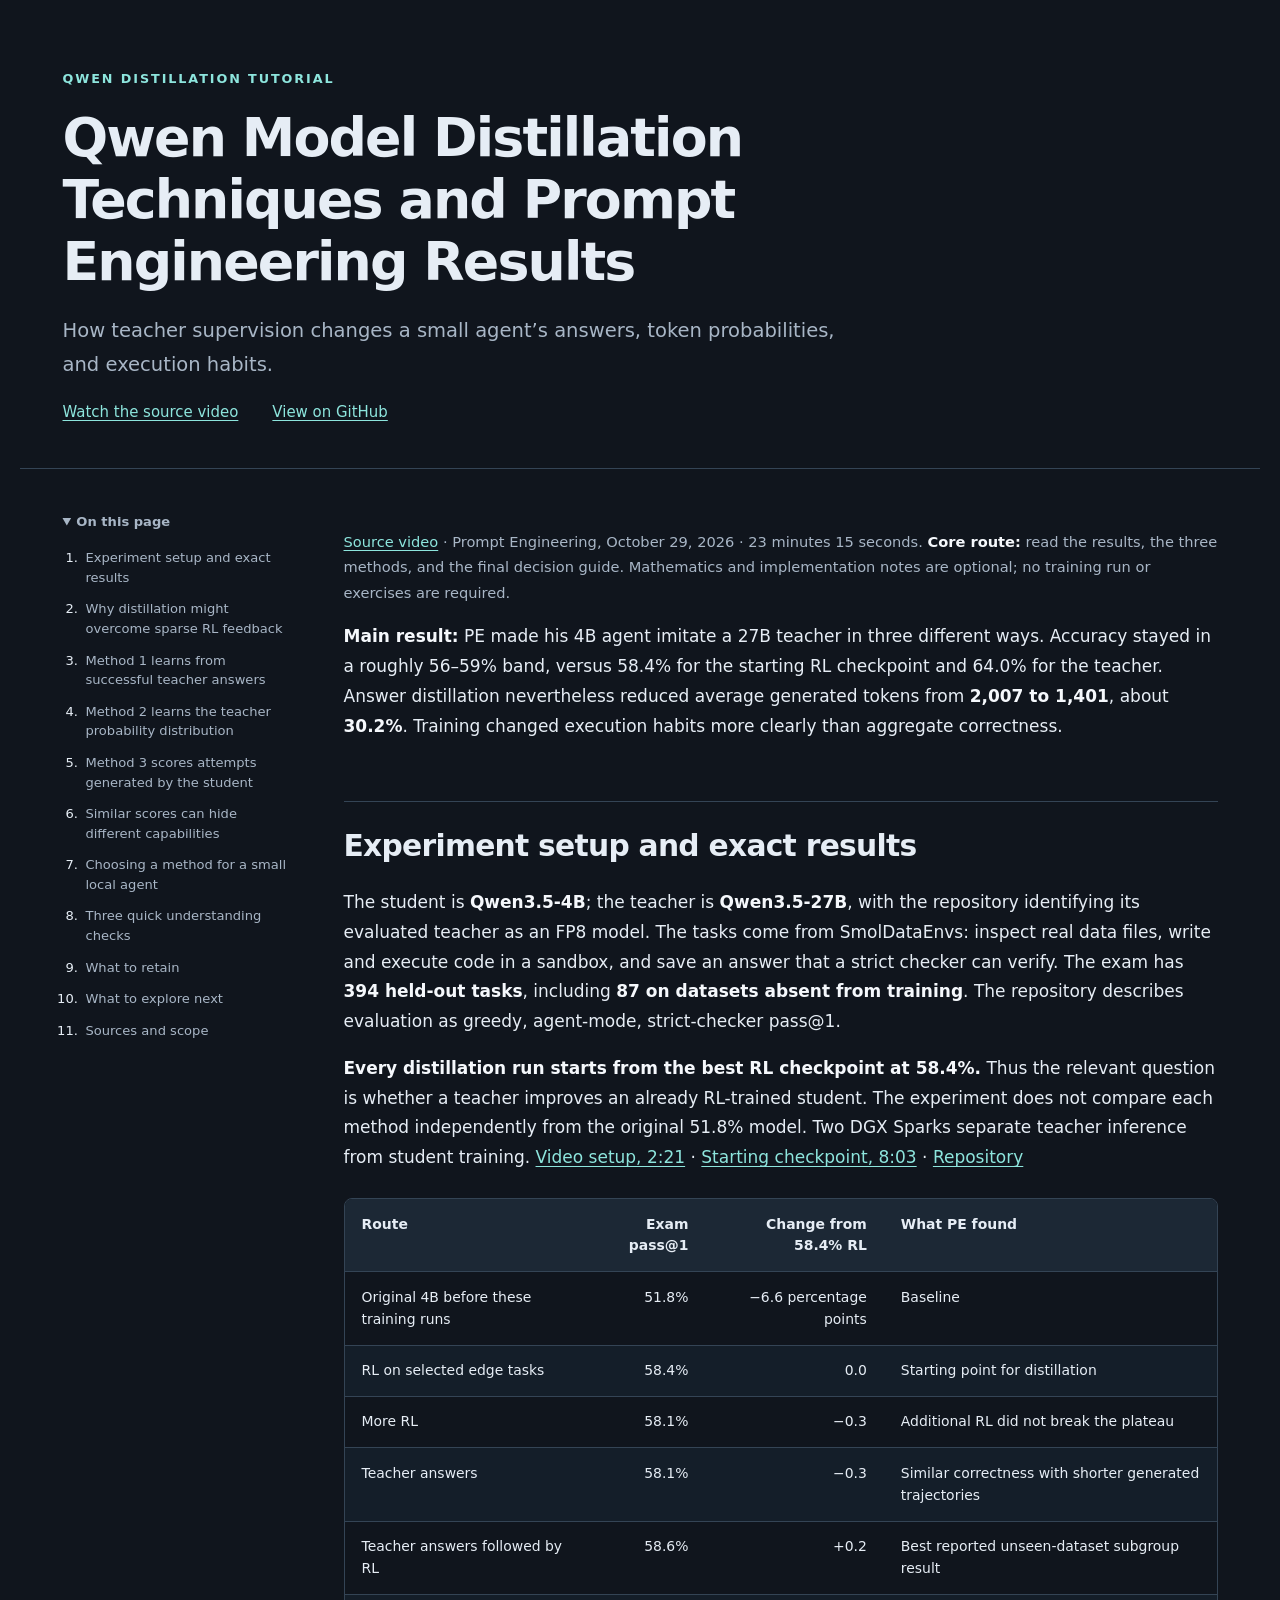
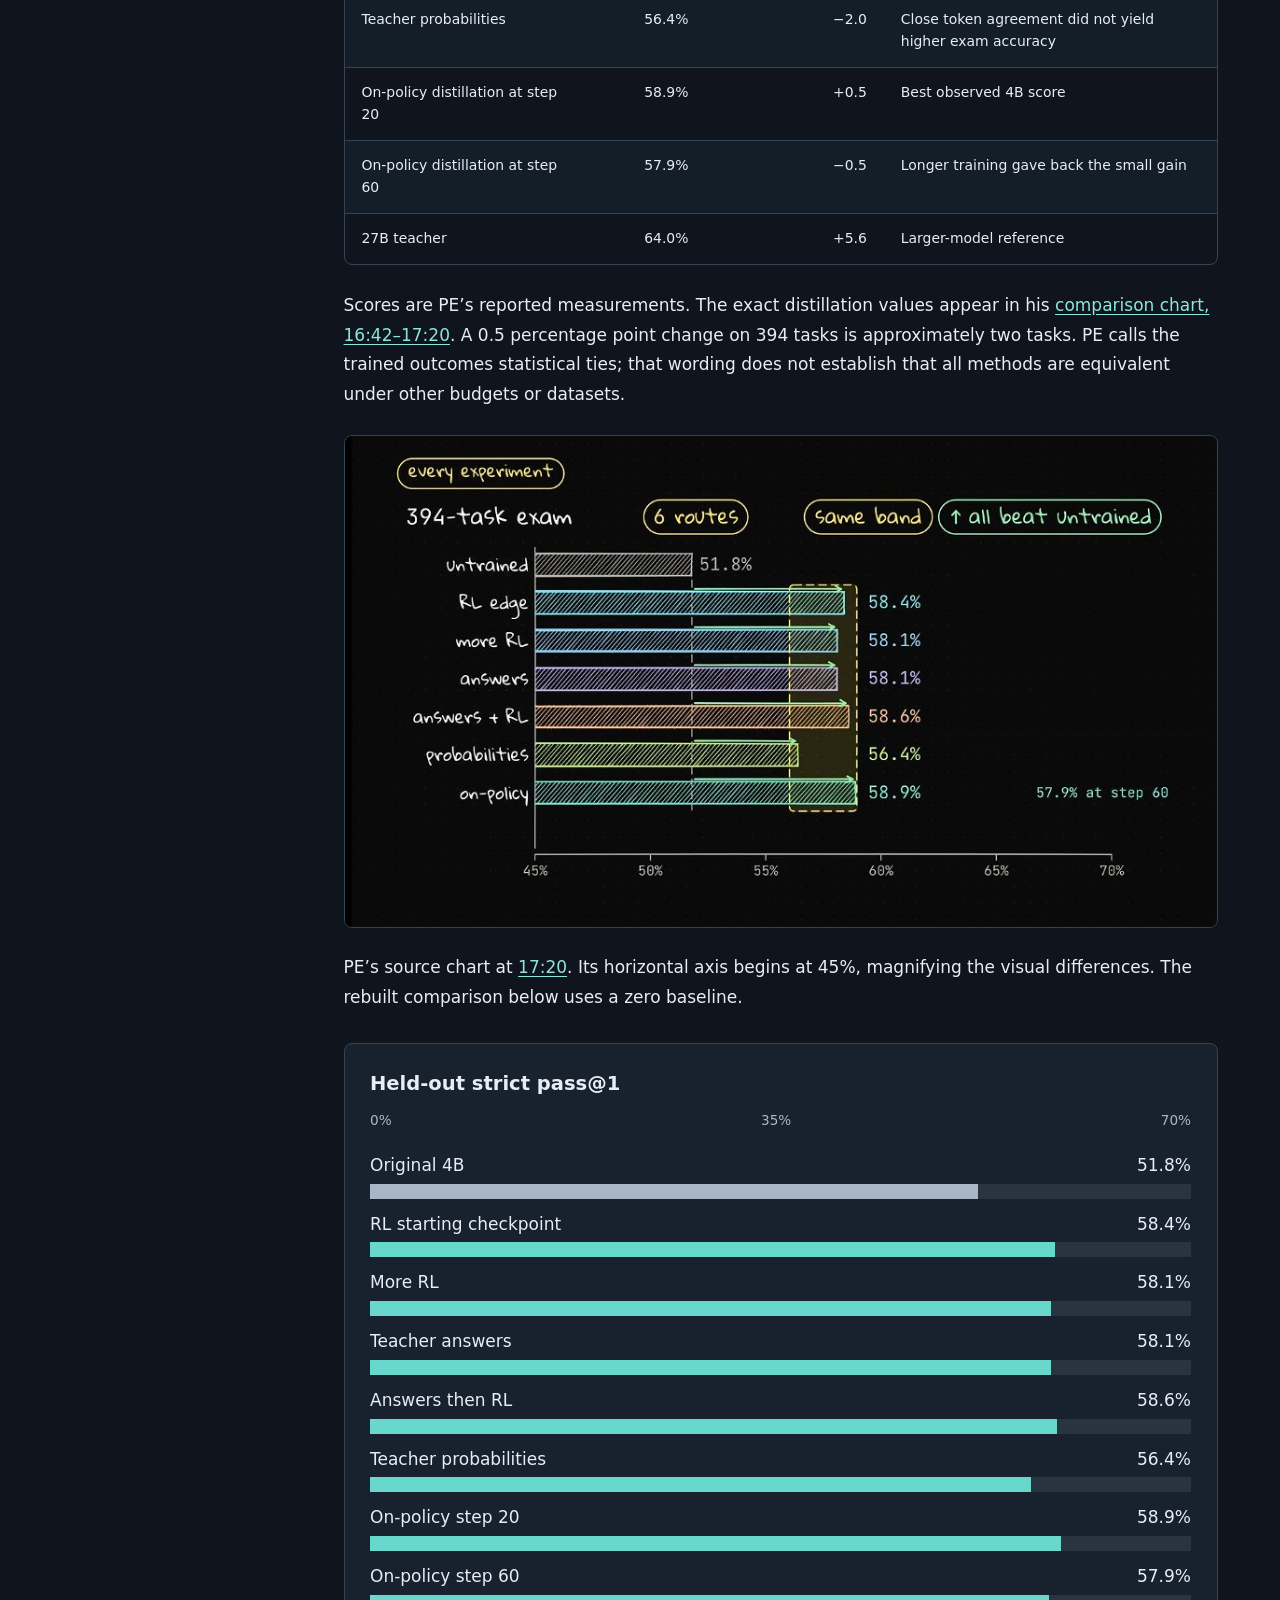
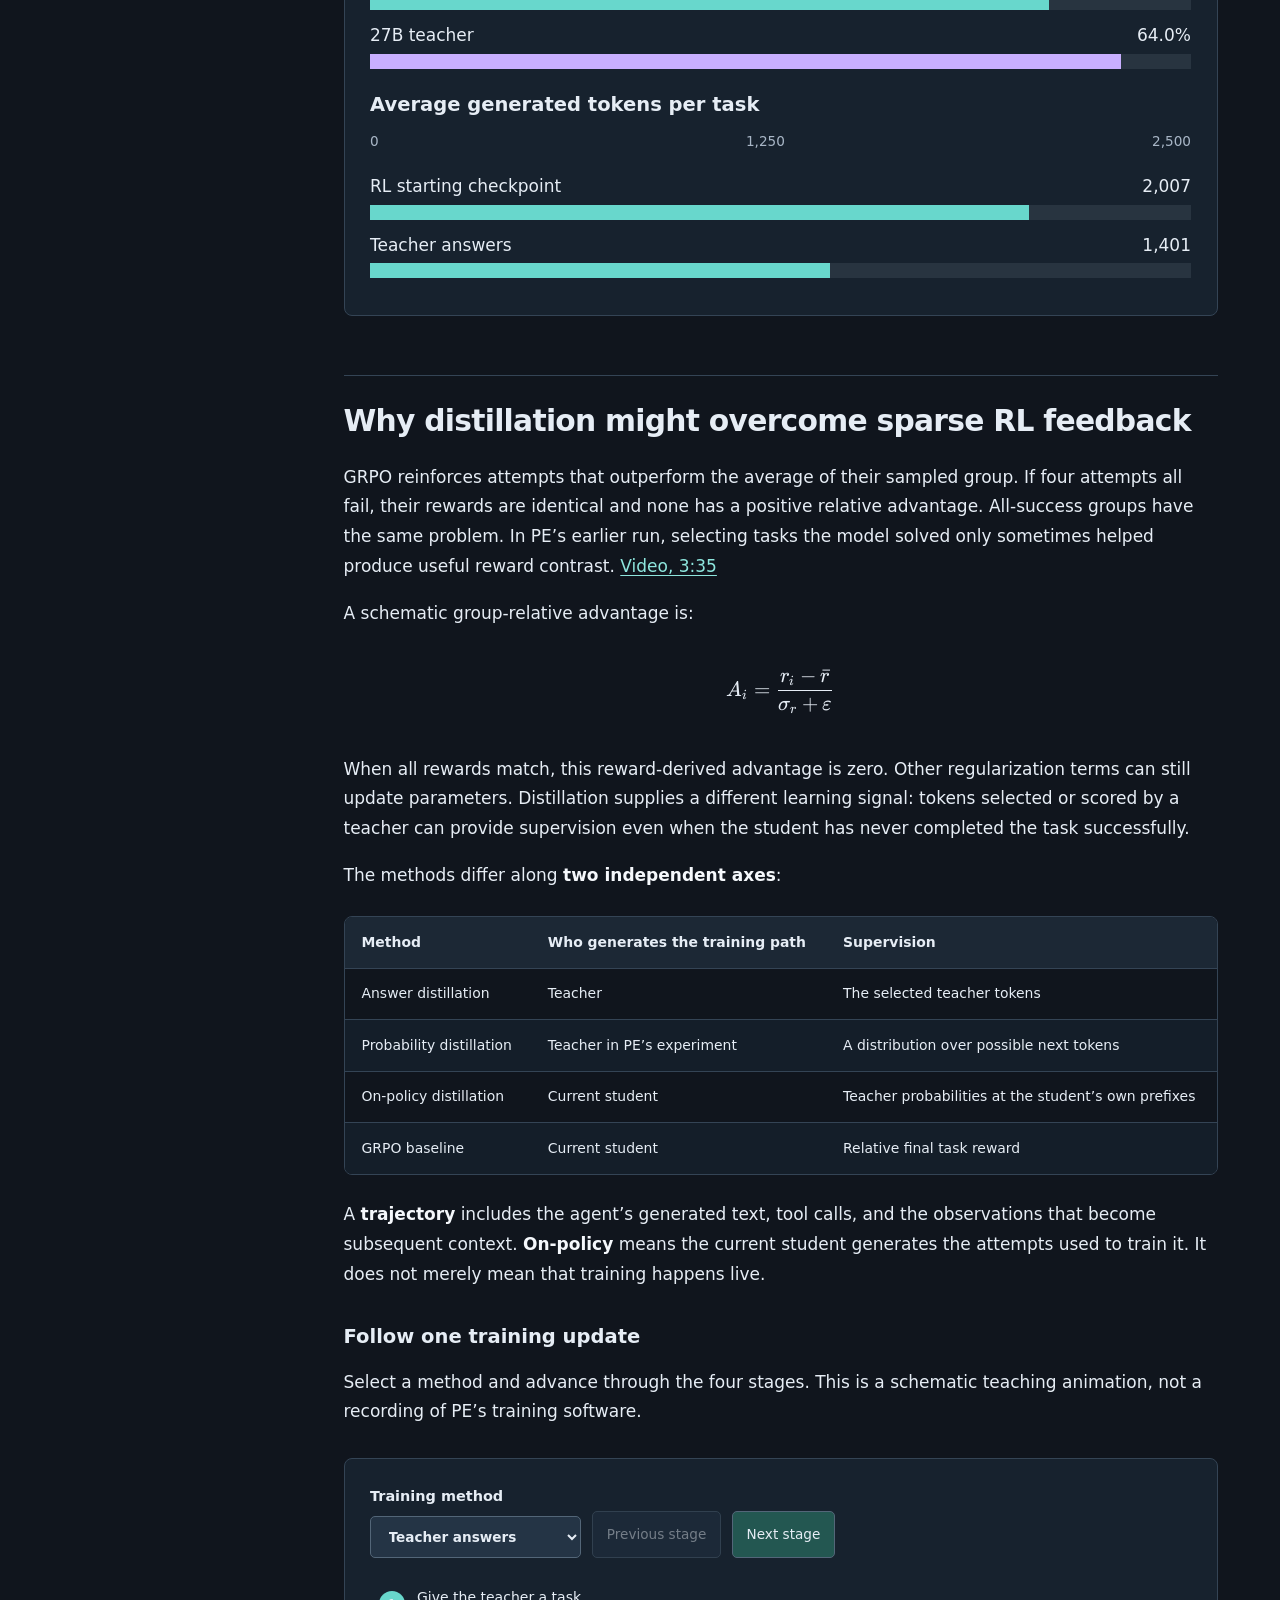
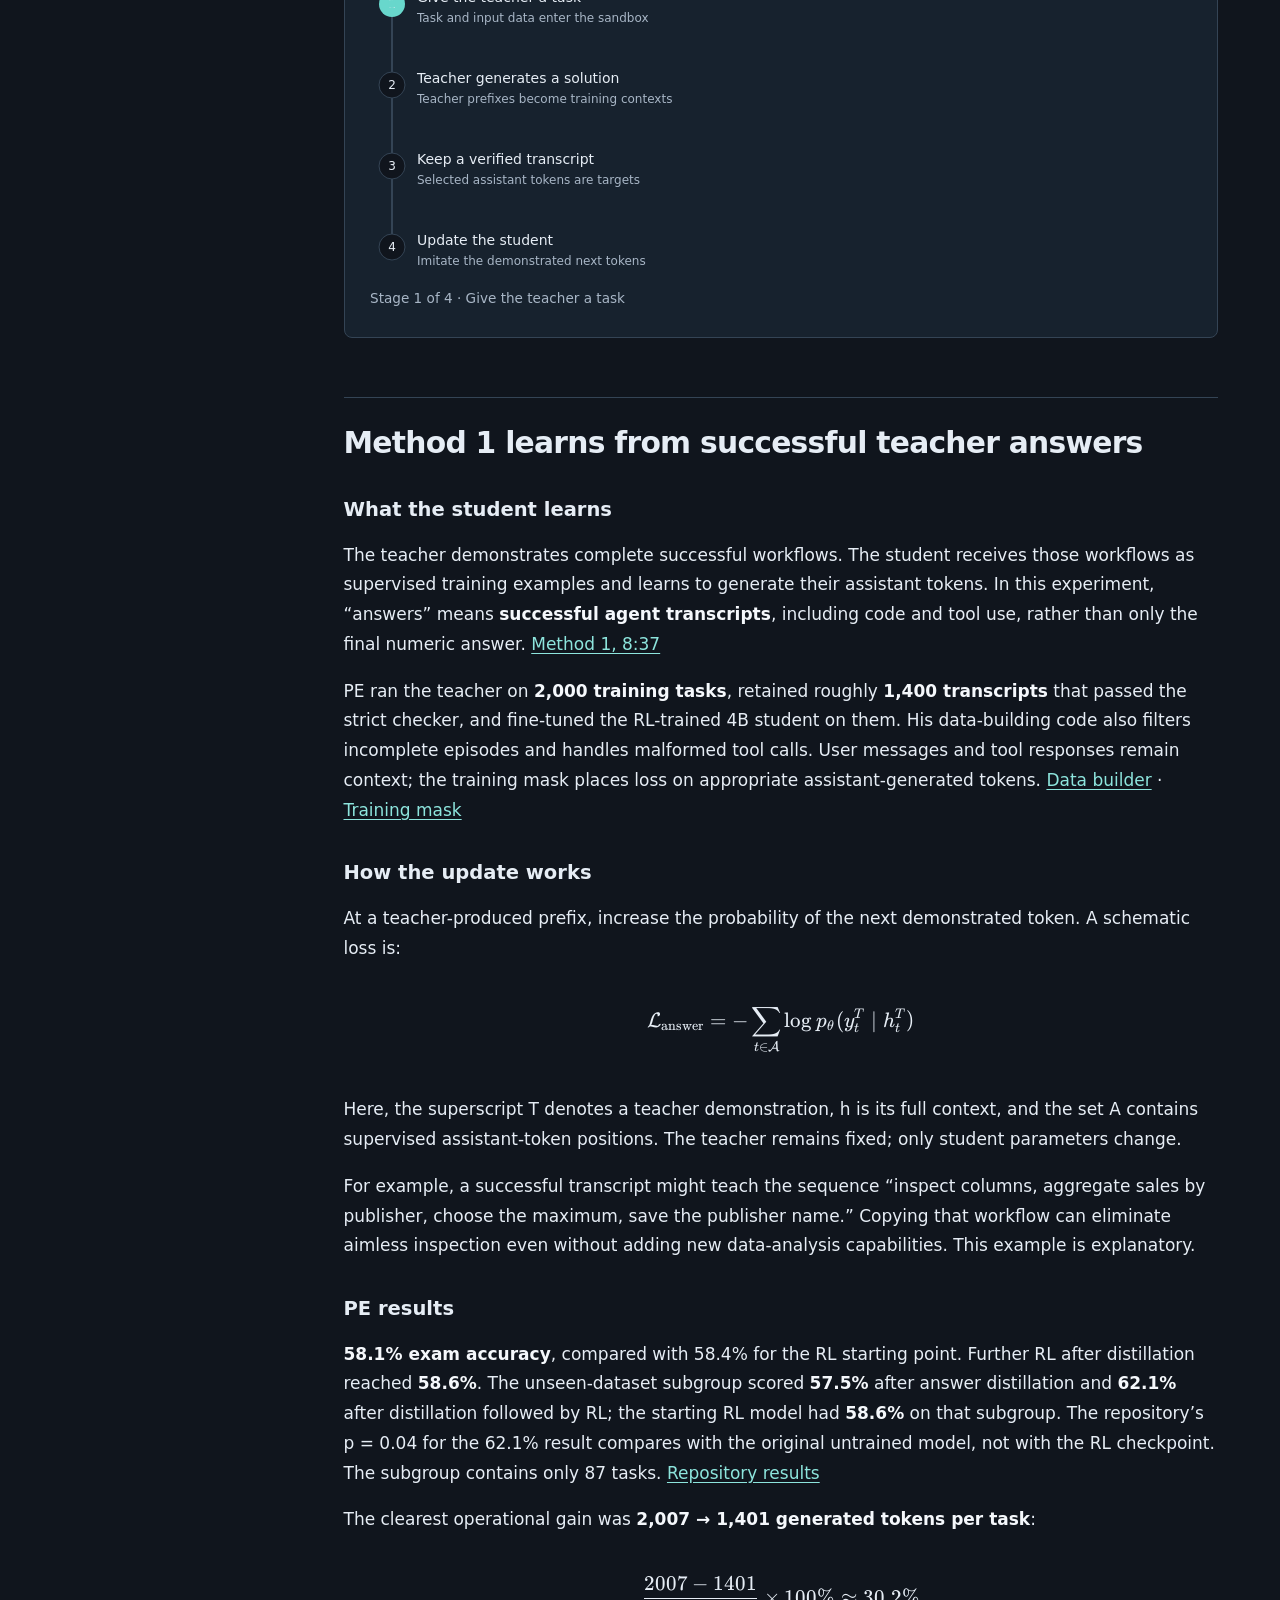
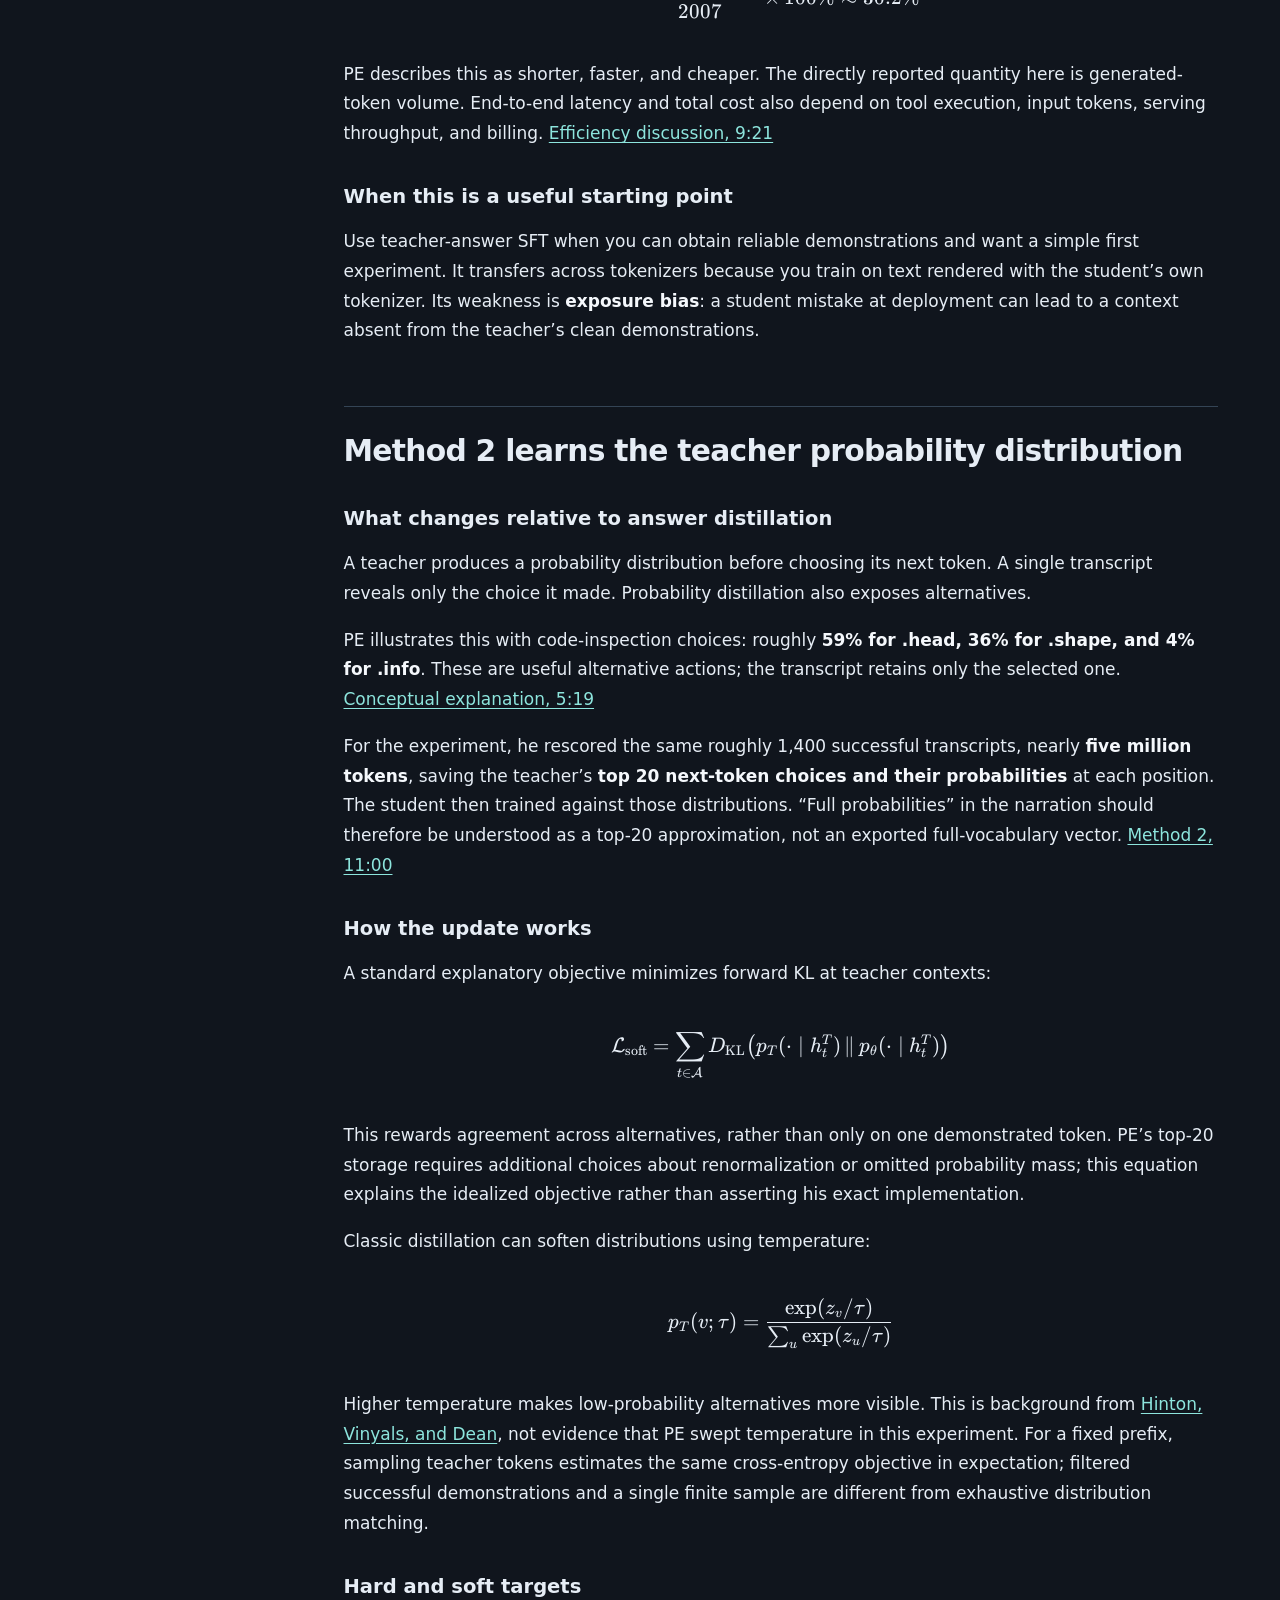
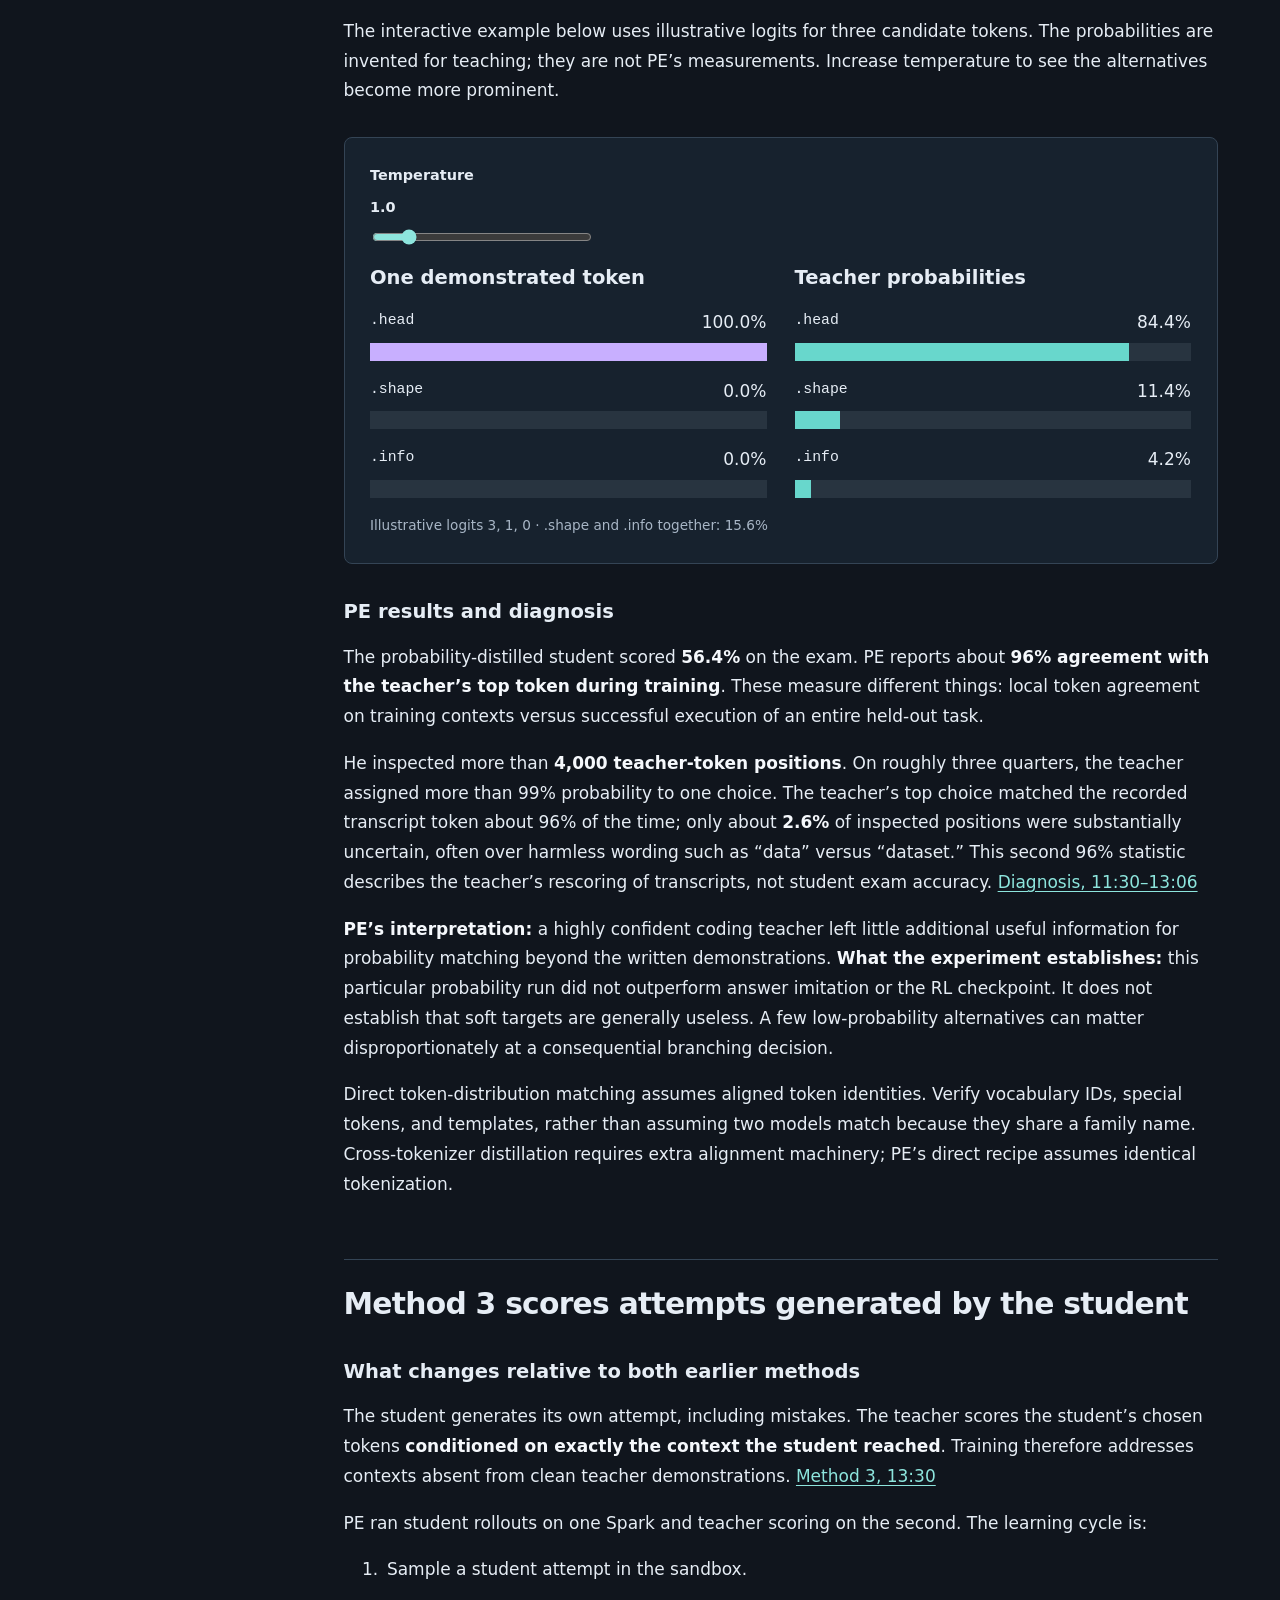
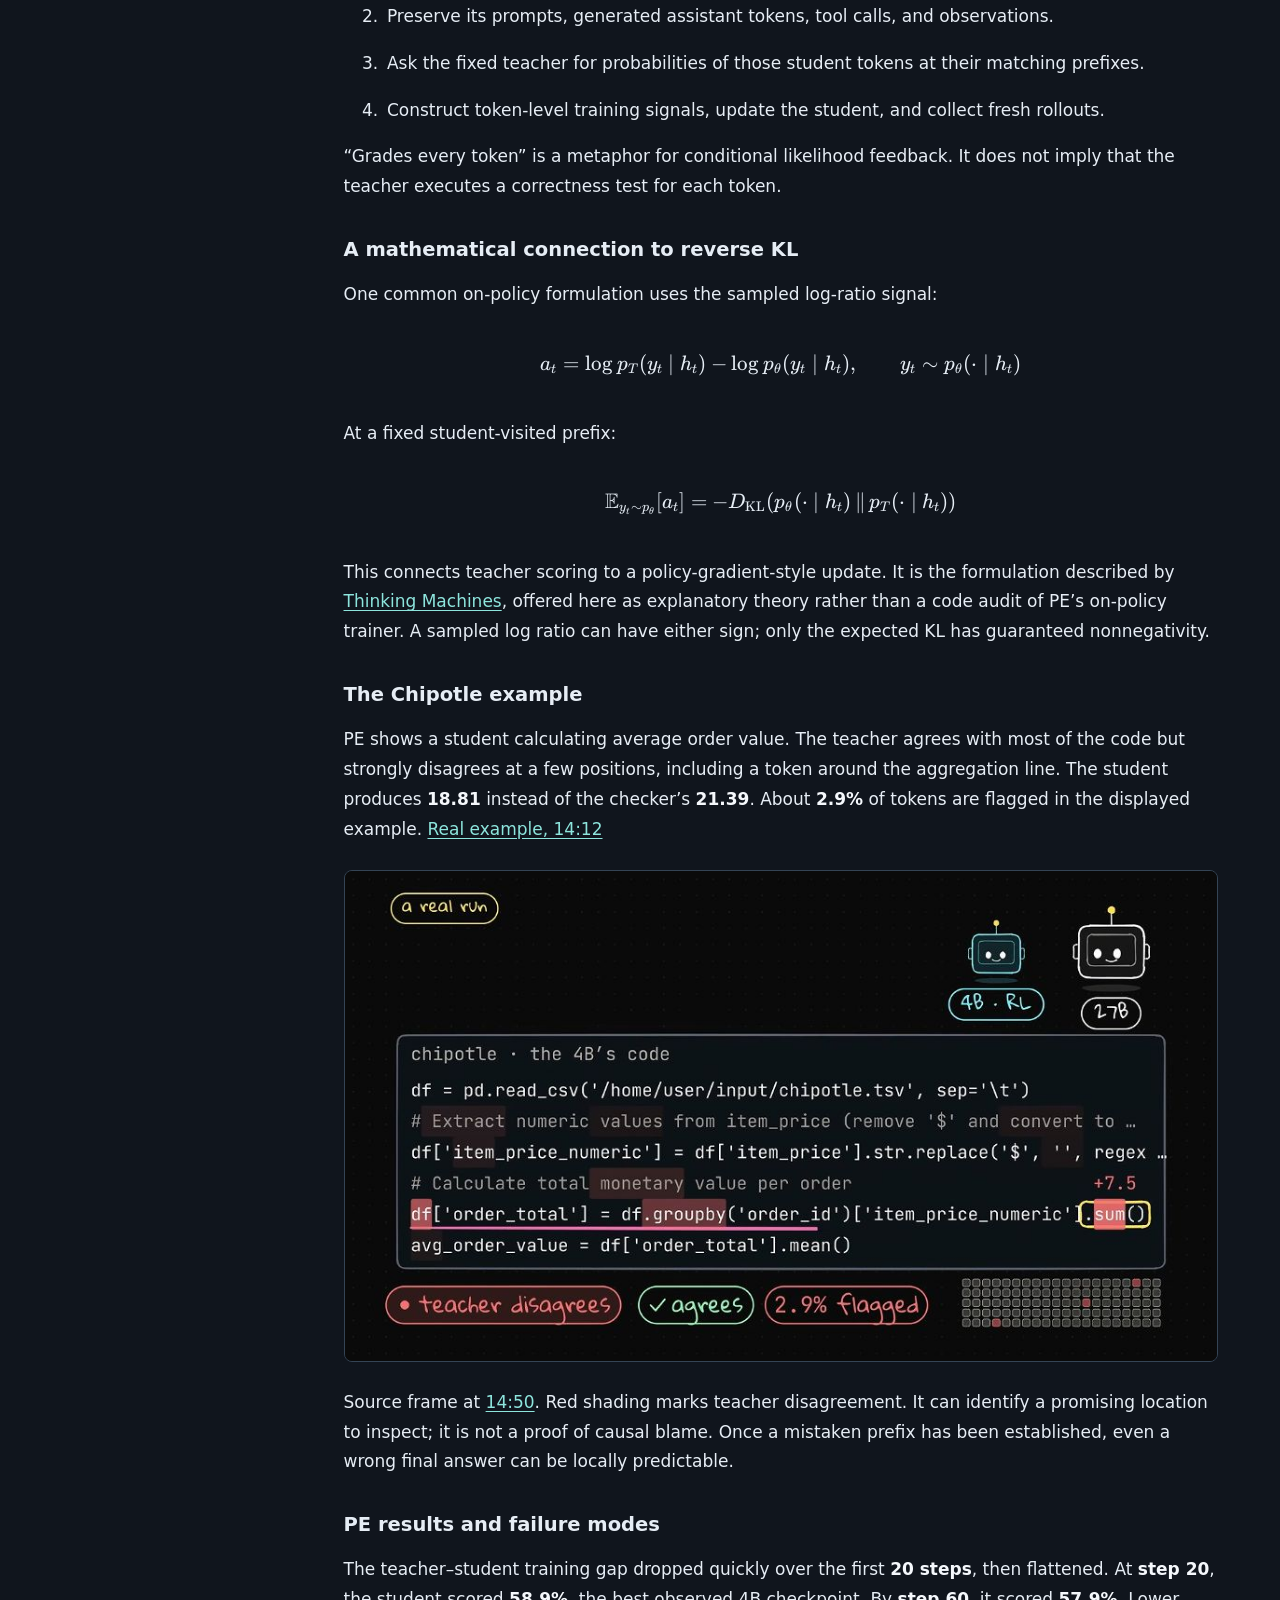
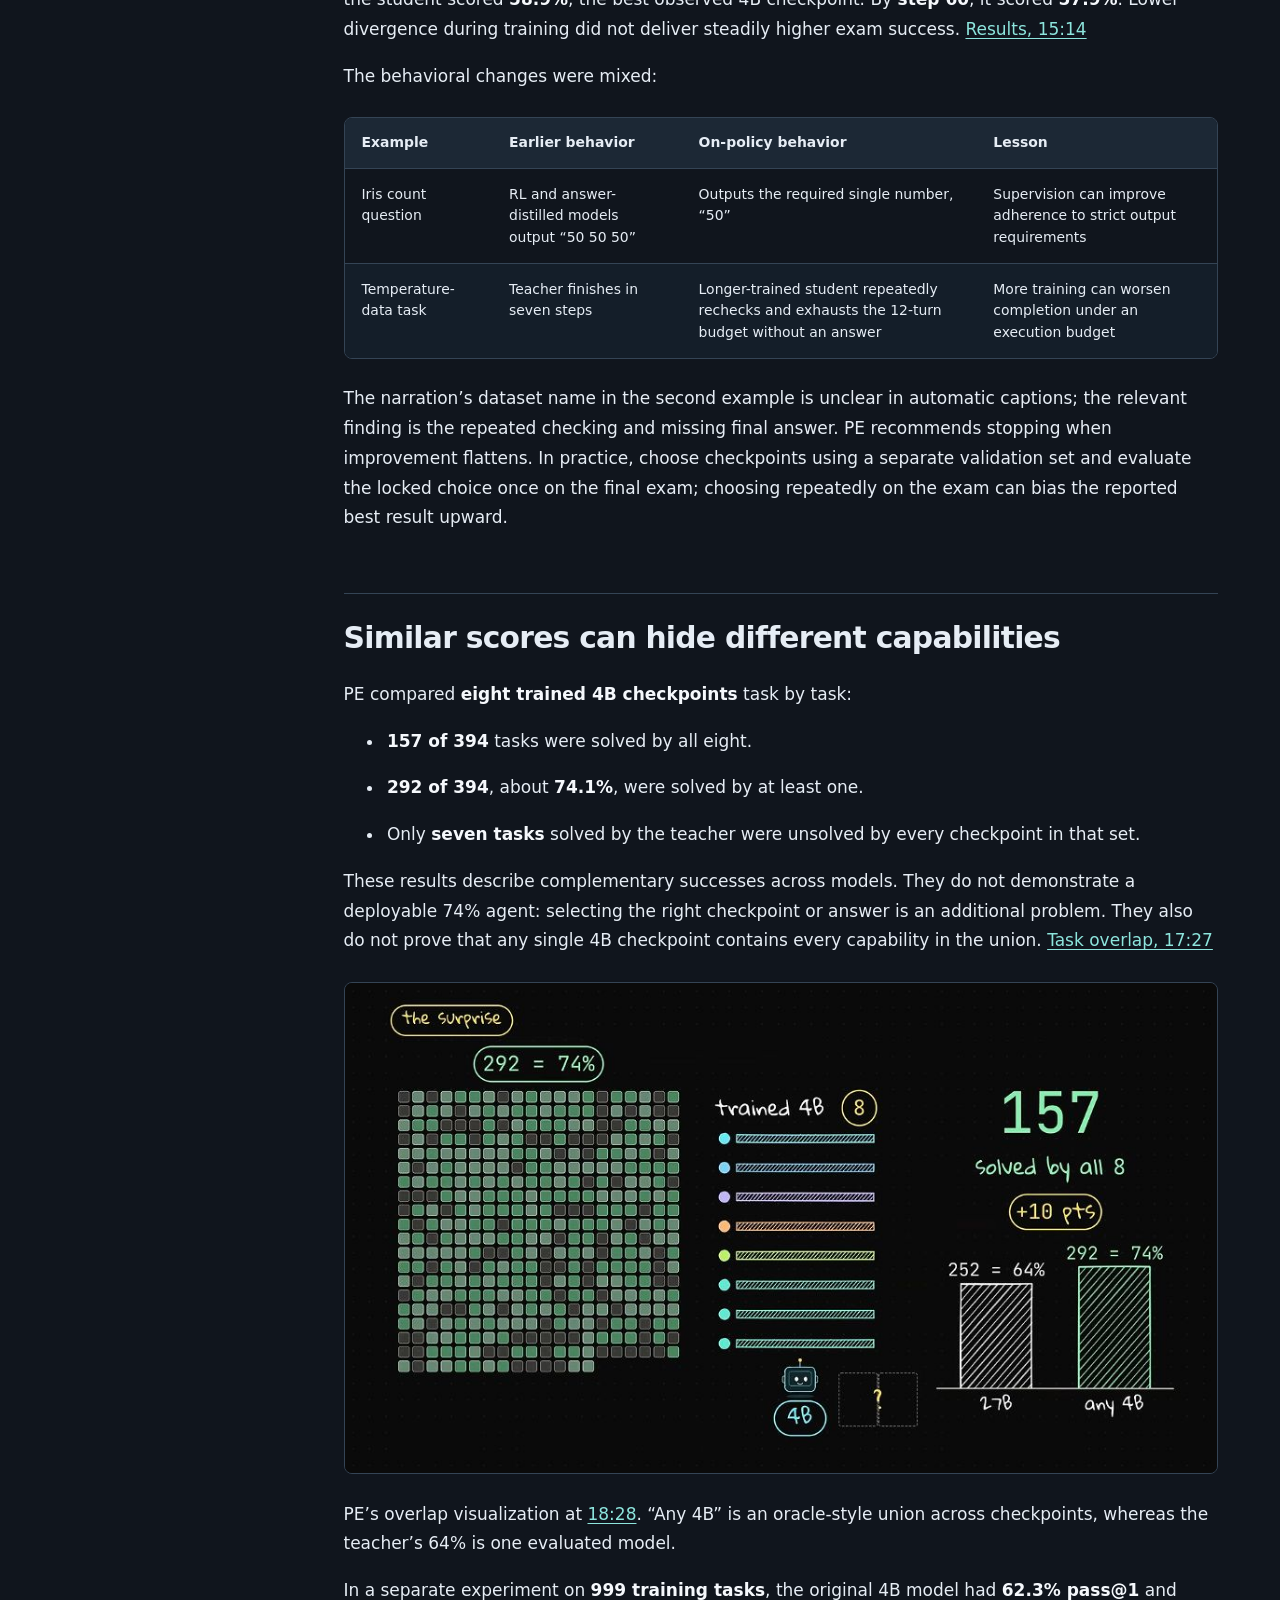
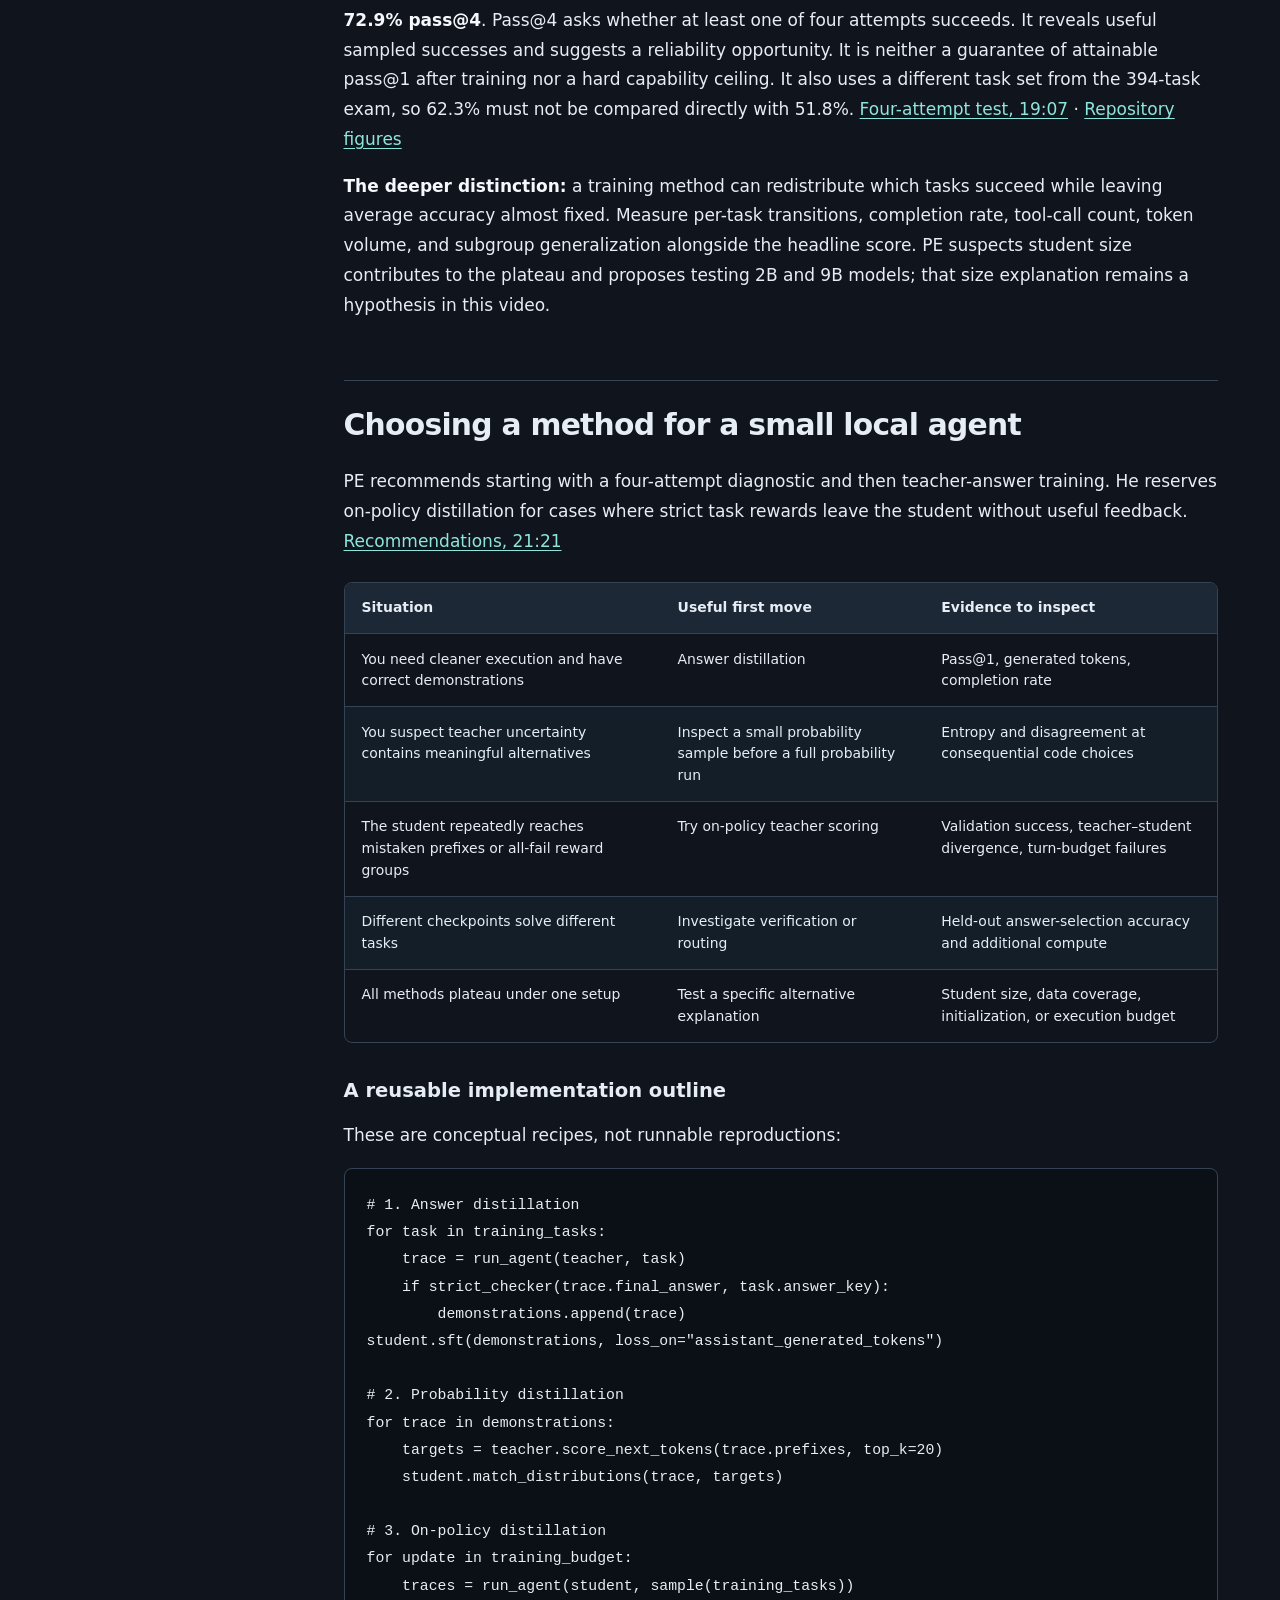
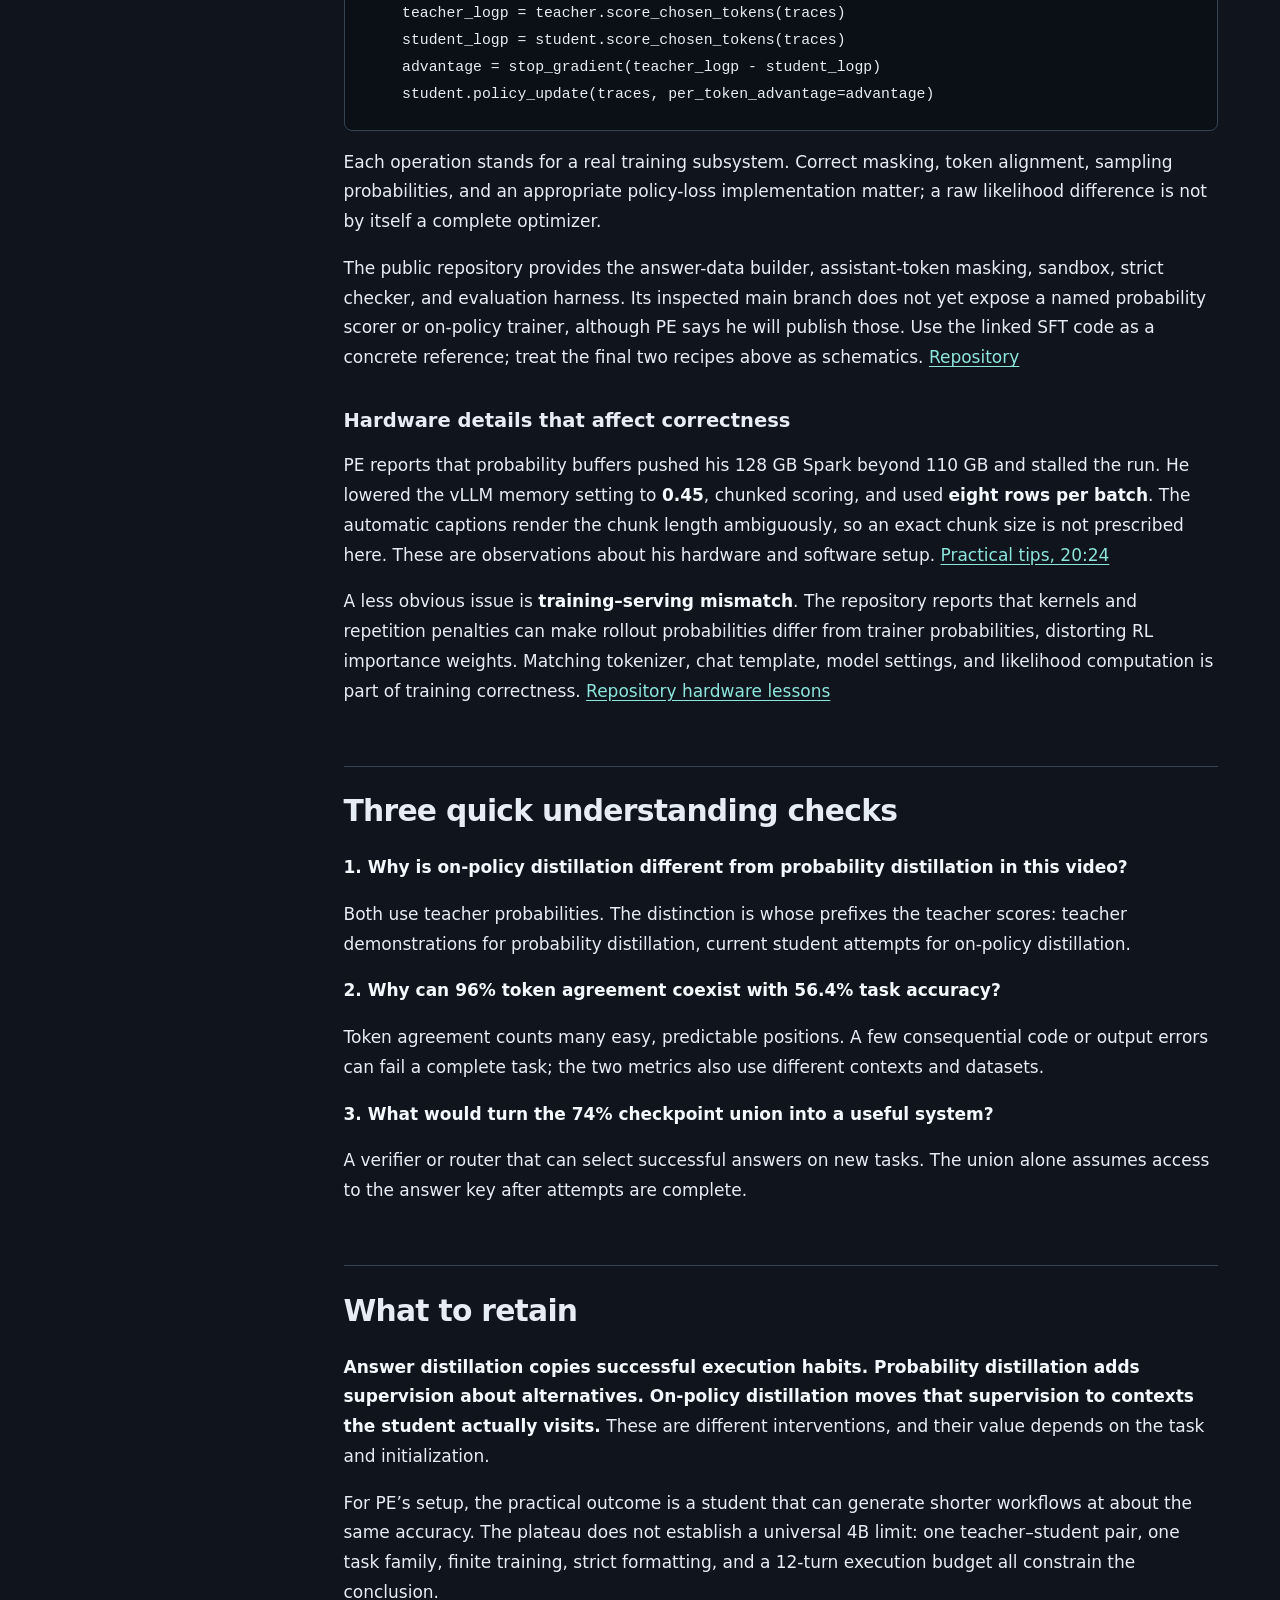
<file: index.html>
<!doctype html>
<html lang="en">
<head>
  <meta charset="utf-8">
  <meta name="viewport" content="width=device-width, initial-scale=1">
  <meta name="color-scheme" content="dark">
  <meta name="description" content="An interactive tutorial on Qwen agent distillation: teacher answers, soft targets, on-policy supervision, and the accuracy versus efficiency trade-off.">
  <title>Qwen Model Distillation Techniques and Prompt Engineering Results</title>
  <link rel="icon" href="data:,">
  <link rel="stylesheet" href="assets/site.css">
  <link rel="stylesheet" href="assets/katex/katex.min.css">
  <script defer src="assets/katex/katex.min.js"></script>
  <script defer src="assets/site.js"></script>
</head>
<body>
<a class="skip-link" href="#tutorial">Skip to tutorial</a>
<header class="site-header">
  <div class="eyebrow">Qwen distillation tutorial</div>
  <h1>Qwen Model Distillation Techniques and Prompt Engineering Results</h1>
  <p class="lead">How teacher supervision changes a small agent’s answers, token probabilities, and execution habits.</p>
  <nav aria-label="Project links"><a href="https://www.youtube.com/watch?v=hOitZIkMT2Y">Watch the source video</a><a href="https://github.com/az9713/qwen-distillation-tutorial">View on GitHub</a></nav>
</header>
<div class="reading-layout">
  <aside><details open><summary>On this page</summary><nav aria-label="Tutorial contents"><ol><li><a href="#experiment-setup-and-exact-results">Experiment setup and exact results</a></li><li><a href="#why-distillation-might-overcome-sparse-rl-feedback">Why distillation might overcome sparse RL feedback</a></li><li><a href="#method-1-learns-from-successful-teacher-answers">Method 1 learns from successful teacher answers</a></li><li><a href="#method-2-learns-the-teacher-probability-distribution">Method 2 learns the teacher probability distribution</a></li><li><a href="#method-3-scores-attempts-generated-by-the-student">Method 3 scores attempts generated by the student</a></li><li><a href="#similar-scores-can-hide-different-capabilities">Similar scores can hide different capabilities</a></li><li><a href="#choosing-a-method-for-a-small-local-agent">Choosing a method for a small local agent</a></li><li><a href="#three-quick-understanding-checks">Three quick understanding checks</a></li><li><a href="#what-to-retain">What to retain</a></li><li><a href="#what-to-explore-next">What to explore next</a></li><li><a href="#sources-and-scope">Sources and scope</a></li></ol></nav></details></aside>
  <main id="tutorial" tabindex="-1"><p><a href="https://www.youtube.com/watch?v=hOitZIkMT2Y">Source video</a> · Prompt Engineering, October 29, 2026 · 23 minutes 15 seconds. <strong>Core route:</strong> read the results, the three methods, and the final decision guide. Mathematics and implementation notes are optional; no training run or exercises are required.</p>
<p><strong>Main result:</strong> PE made his 4B agent imitate a 27B teacher in three different ways. Accuracy stayed in a roughly 56–59% band, versus 58.4% for the starting RL checkpoint and 64.0% for the teacher. Answer distillation nevertheless reduced average generated tokens from <strong>2,007 to 1,401</strong>, about <strong>30.2%</strong>. Training changed execution habits more clearly than aggregate correctness.</p>
<h2 id="experiment-setup-and-exact-results">Experiment setup and exact results</h2>
<p>The student is <strong>Qwen3.5-4B</strong>; the teacher is <strong>Qwen3.5-27B</strong>, with the repository identifying its evaluated teacher as an FP8 model. The tasks come from SmolDataEnvs: inspect real data files, write and execute code in a sandbox, and save an answer that a strict checker can verify. The exam has <strong>394 held-out tasks</strong>, including <strong>87 on datasets absent from training</strong>. The repository describes evaluation as greedy, agent-mode, strict-checker pass@1.</p>
<p><strong>Every distillation run starts from the best RL checkpoint at 58.4%.</strong> Thus the relevant question is whether a teacher improves an already RL-trained student. The experiment does not compare each method independently from the original 51.8% model. Two DGX Sparks separate teacher inference from student training. <a href="https://www.youtube.com/watch?v=hOitZIkMT2Y&amp;t=141s">Video setup, 2:21</a> · <a href="https://www.youtube.com/watch?v=hOitZIkMT2Y&amp;t=483s">Starting checkpoint, 8:03</a> · <a href="https://github.com/PromtEngineer/smoldataenvs-grpo-spark/blob/main/README.md">Repository</a></p>
<div aria-label="Scrollable comparison table" class="table-scroll" role="region" tabindex="0"><table>
<thead>
<tr>
<th scope="col">Route</th>
<th scope="col" style="text-align: right;">Exam pass@1</th>
<th scope="col" style="text-align: right;">Change from 58.4% RL</th>
<th scope="col">What PE found</th>
</tr>
</thead>
<tbody>
<tr>
<td>Original 4B before these training runs</td>
<td style="text-align: right;">51.8%</td>
<td style="text-align: right;">−6.6 percentage points</td>
<td>Baseline</td>
</tr>
<tr>
<td>RL on selected edge tasks</td>
<td style="text-align: right;">58.4%</td>
<td style="text-align: right;">0.0</td>
<td>Starting point for distillation</td>
</tr>
<tr>
<td>More RL</td>
<td style="text-align: right;">58.1%</td>
<td style="text-align: right;">−0.3</td>
<td>Additional RL did not break the plateau</td>
</tr>
<tr>
<td>Teacher answers</td>
<td style="text-align: right;">58.1%</td>
<td style="text-align: right;">−0.3</td>
<td>Similar correctness with shorter generated trajectories</td>
</tr>
<tr>
<td>Teacher answers followed by RL</td>
<td style="text-align: right;">58.6%</td>
<td style="text-align: right;">+0.2</td>
<td>Best reported unseen-dataset subgroup result</td>
</tr>
<tr>
<td>Teacher probabilities</td>
<td style="text-align: right;">56.4%</td>
<td style="text-align: right;">−2.0</td>
<td>Close token agreement did not yield higher exam accuracy</td>
</tr>
<tr>
<td>On-policy distillation at step 20</td>
<td style="text-align: right;">58.9%</td>
<td style="text-align: right;">+0.5</td>
<td>Best observed 4B score</td>
</tr>
<tr>
<td>On-policy distillation at step 60</td>
<td style="text-align: right;">57.9%</td>
<td style="text-align: right;">−0.5</td>
<td>Longer training gave back the small gain</td>
</tr>
<tr>
<td>27B teacher</td>
<td style="text-align: right;">64.0%</td>
<td style="text-align: right;">+5.6</td>
<td>Larger-model reference</td>
</tr>
</tbody>
</table></div>
<p>Scores are PE’s reported measurements. The exact distillation values appear in his <a href="https://www.youtube.com/watch?v=hOitZIkMT2Y&amp;t=1002s">comparison chart, 16:42–17:20</a>. A 0.5 percentage point change on 394 tasks is approximately two tasks. PE calls the trained outcomes statistical ties; that wording does not establish that all methods are equivalent under other budgets or datasets.</p>
<p><img alt="Six training routes compared on the 394-task exam" decoding="async" loading="lazy" src="assets/results-chart.jpg"/></p>
<p>PE’s source chart at <a href="https://www.youtube.com/watch?v=hOitZIkMT2Y&amp;t=1040s">17:20</a>. Its horizontal axis begins at 45%, magnifying the visual differences. The rebuilt comparison below uses a zero baseline.</p>
<section aria-label="PE accuracy and generated token comparison" class="visualization">
<div id="pe-results">
<h3>Held-out strict pass@1</h3>
<div aria-label="Exam accuracy ranges from 51.8 percent before training to 58.9 percent for the best on-policy student; the teacher scores 64 percent." id="pe-score-chart" role="img"></div>
<h3>Average generated tokens per task</h3>
<div aria-label="RL generates 2007 tokens per task; answer distillation generates 1401, a 30.2 percent reduction." id="pe-token-chart" role="img"></div>
</div>
<style>
#pe-results { background:transparent;color:var(--foreground); }
#pe-results .pe-result-row { margin:11px 0; }
#pe-results .pe-result-label { display:flex;justify-content:space-between;gap:12px; }
#pe-results .pe-result-track { height:15px;background:var(--muted);margin-top:3px; }
#pe-results .pe-result-fill { height:100%;background:var(--viz-series-1); }
#pe-results .pe-teacher { background:var(--viz-series-2); }
#pe-results .pe-original { background:var(--muted-foreground); }
#pe-results .pe-result-axis { display:flex;justify-content:space-between;color:var(--muted-foreground);margin:6px 0 18px; }
</style>
<script>
(() => {
  const root=document.getElementById('pe-results');
  const scores=[['Original 4B',51.8,'original'],['RL starting checkpoint',58.4,''],['More RL',58.1,''],['Teacher answers',58.1,''],['Answers then RL',58.6,''],['Teacher probabilities',56.4,''],['On-policy step 20',58.9,''],['On-policy step 60',57.9,''],['27B teacher',64,'teacher']];
  const tokens=[['RL starting checkpoint',2007,''],['Teacher answers',1401,'']];
  const scoreCeiling=Math.ceil(Math.max(...scores.map(d=>d[1]))/10)*10;
  const tokenCeiling=Math.ceil(Math.max(...tokens.map(d=>d[1]))/500)*500;
  function render(id,data,max,unit,formatter){
    const chart=root.querySelector(id);
    const axis=document.createElement('div');axis.className='pe-result-axis text-small';
    [0,max/2,max].forEach(v=>{const span=document.createElement('span');span.textContent=formatter(v);axis.appendChild(span);});
    chart.appendChild(axis);
    data.forEach(([name,value,type])=>{
      const row=document.createElement('div');row.className='pe-result-row';
      const label=document.createElement('div');label.className='pe-result-label';
      const title=document.createElement('span');title.textContent=name;
      const v=document.createElement('span');v.className='tabular-nums';v.textContent=unit==='%'?value.toFixed(1)+'%':value.toLocaleString('en-US');
      label.append(title,v);
      const track=document.createElement('div');track.className='pe-result-track';
      const fill=document.createElement('div');fill.className='pe-result-fill'+(type?' pe-'+type:'');fill.style.width=(value/max*100)+'%';
      track.appendChild(fill);row.append(label,track);chart.appendChild(row);
    });
  }
  render('#pe-score-chart',scores,scoreCeiling,'%',v=>v+'%');
  render('#pe-token-chart',tokens,tokenCeiling,'tokens',v=>v.toLocaleString('en-US'));
})();
</script>
</section>
<h2 id="why-distillation-might-overcome-sparse-rl-feedback">Why distillation might overcome sparse RL feedback</h2>
<p>GRPO reinforces attempts that outperform the average of their sampled group. If four attempts all fail, their rewards are identical and none has a positive relative advantage. All-success groups have the same problem. In PE’s earlier run, selecting tasks the model solved only sometimes helped produce useful reward contrast. <a href="https://www.youtube.com/watch?v=hOitZIkMT2Y&amp;t=215s">Video, 3:35</a></p>
<p>A schematic group-relative advantage is:</p>
<div class="math-equation">A_i=\frac{r_i-\bar r}{\sigma_r+\varepsilon}</div>
<p>When all rewards match, this reward-derived advantage is zero. Other regularization terms can still update parameters. Distillation supplies a different learning signal: tokens selected or scored by a teacher can provide supervision even when the student has never completed the task successfully.</p>
<p>The methods differ along <strong>two independent axes</strong>:</p>
<div aria-label="Scrollable comparison table" class="table-scroll" role="region" tabindex="0"><table>
<thead>
<tr>
<th scope="col">Method</th>
<th scope="col">Who generates the training path</th>
<th scope="col">Supervision</th>
</tr>
</thead>
<tbody>
<tr>
<td>Answer distillation</td>
<td>Teacher</td>
<td>The selected teacher tokens</td>
</tr>
<tr>
<td>Probability distillation</td>
<td>Teacher in PE’s experiment</td>
<td>A distribution over possible next tokens</td>
</tr>
<tr>
<td>On-policy distillation</td>
<td>Current student</td>
<td>Teacher probabilities at the student’s own prefixes</td>
</tr>
<tr>
<td>GRPO baseline</td>
<td>Current student</td>
<td>Relative final task reward</td>
</tr>
</tbody>
</table></div>
<p>A <strong>trajectory</strong> includes the agent’s generated text, tool calls, and the observations that become subsequent context. <strong>On-policy</strong> means the current student generates the attempts used to train it. It does not merely mean that training happens live.</p>
<h3 id="follow-one-training-update">Follow one training update</h3>
<p>Select a method and advance through the four stages. This is a schematic teaching animation, not a recording of PE’s training software.</p>
<section aria-label="Animated distillation training update" class="visualization">
<div id="pe-training-update">
<div class="viz-controls">
<label class="form-label">Training method
      <select class="form-select" id="pe-method">
<option value="answer">Teacher answers</option>
<option value="probability">Teacher probabilities</option>
<option value="onpolicy">On-policy distillation</option>
<option value="rl">GRPO baseline</option>
</select>
</label>
<button class="btn" id="pe-back" type="button">Previous stage</button>
<button class="btn btn-primary" id="pe-next" type="button">Next stage</button>
</div>
<svg aria-label="Four stages of a training update" id="pe-flow" role="img"></svg>
<div aria-live="polite" class="text-small" id="pe-stage"></div>
</div>
<style>
#pe-training-update { color:var(--foreground); background:transparent; }
#pe-training-update #pe-flow { display:block; width:100%; height:312px; }
#pe-training-update .flow-label { fill:var(--foreground); font-size:14px; }
#pe-training-update .flow-detail { fill:var(--muted-foreground); font-size:12px; }
#pe-training-update .flow-line { stroke:var(--border); stroke-width:2; }
#pe-training-update .flow-node { fill:var(--background); stroke:var(--border); stroke-width:1; }
#pe-training-update .flow-node.active { fill:var(--viz-series-1); stroke:none; }
#pe-training-update .flow-number { fill:var(--foreground); font-size:12px; }
#pe-training-update .flow-current { fill:var(--viz-series-1); }
</style>
<script>
(() => {
  const root = document.getElementById('pe-training-update');
  const svg = root.querySelector('#pe-flow');
  const method = root.querySelector('#pe-method');
  const status = root.querySelector('#pe-stage');
  const previous = root.querySelector('#pe-back');
  const next = root.querySelector('#pe-next');
  const data = {
    answer: [
      ['Give the teacher a task','Task and input data enter the sandbox'],
      ['Teacher generates a solution','Teacher prefixes become training contexts'],
      ['Keep a verified transcript','Selected assistant tokens are targets'],
      ['Update the student','Imitate the demonstrated next tokens']
    ],
    probability: [
      ['Use a teacher demonstration','Reuse a successful teacher transcript'],
      ['Teacher scores its prefixes','Save top-20 alternatives at each position'],
      ['Compare token distributions','Supervision includes alternative tokens'],
      ['Update the student','Match probabilities at teacher contexts']
    ],
    onpolicy: [
      ['Give the student a task','Current student works in the sandbox'],
      ['Student generates an attempt','Student prefixes can include mistakes'],
      ['Teacher scores student tokens','Feedback uses the actual student context'],
      ['Update and sample again','New student attempts refresh the data']
    ],
    rl: [
      ['Give the student a task','Current student works in the sandbox'],
      ['Sample a group of attempts','Each attempt reaches a final outcome'],
      ['Check final task rewards','Identical rewards give no relative contrast'],
      ['Update the student','Reinforce above-average attempts']
    ]
  };
  let stage = 0;
  let prior = 0;
  const ns = 'http://www.w3.org/2000/svg';
  function add(tag, attrs, value) {
    const el = document.createElementNS(ns,tag);
    Object.entries(attrs).forEach(([k,v])=>el.setAttribute(k,v));
    if (value !== undefined) el.textContent=value;
    svg.appendChild(el);
    return el;
  }
  function draw(animate=false) {
    const width = Math.max(280,root.clientWidth);
    svg.setAttribute('viewBox',`0 0 ${width} 312`);
    svg.replaceChildren();
    add('title',{},`${method.options[method.selectedIndex].text}: stage ${stage+1} of 4`);
    add('desc',{},data[method.value].map((d,i)=>`${i+1}. ${d.join('. ')}`).join('. '));
    add('line',{x1:22,y1:29,x2:22,y2:272,class:'flow-line'});
    data[method.value].forEach((d,i)=>{
      const y=29+i*81;
      add('circle',{cx:22,cy:y,r:13,class:'flow-node'+(i===stage?' active':'')});
      add('text',{x:22,y:y+4,'text-anchor':'middle',class:'flow-number'},String(i+1));
      add('text',{x:47,y:y-2,class:'flow-label'},d[0]);
      const words=d[1].split(' ');let line='';let yLine=y+18;
      const chars=Math.floor((width-57)/6.6);
      for(const word of words){
        if((line+' '+word).trim().length>chars && line){add('text',{x:47,y:yLine,class:'flow-detail'},line);line=word;yLine+=17;}
        else line+=(line?' ':'')+word;
      }
      if(line)add('text',{x:47,y:yLine,class:'flow-detail'},line);
    });
    const dot=add('circle',{cx:22,cy:29+stage*81,r:4,class:'flow-current'});
    if(animate && !matchMedia('(prefers-reduced-motion: reduce)').matches){
      dot.animate([{transform:`translateY(${(prior-stage)*81}px)`},{transform:'translateY(0px)'}],{duration:550,easing:'ease-in-out'});
    }
    previous.disabled=stage===0;next.disabled=stage===3;
    status.textContent=`Stage ${stage+1} of 4 · ${data[method.value][stage][0]}`;
    svg.querySelectorAll('text').forEach(el=>{
      const box=el.getBBox();
      if(box.x+box.width>width-5)el.setAttribute('textLength',Math.max(0,width-52));
    });
  }
  previous.addEventListener('click',()=>{prior=stage;stage=Math.max(0,stage-1);draw(true);});
  next.addEventListener('click',()=>{prior=stage;stage=Math.min(3,stage+1);draw(true);});
  method.addEventListener('change',()=>{stage=0;prior=0;draw();});
  new ResizeObserver(()=>draw()).observe(root);
  draw();
})();
</script>
</section>
<h2 id="method-1-learns-from-successful-teacher-answers">Method 1 learns from successful teacher answers</h2>
<h3 id="what-the-student-learns">What the student learns</h3>
<p>The teacher demonstrates complete successful workflows. The student receives those workflows as supervised training examples and learns to generate their assistant tokens. In this experiment, “answers” means <strong>successful agent transcripts</strong>, including code and tool use, rather than only the final numeric answer. <a href="https://www.youtube.com/watch?v=hOitZIkMT2Y&amp;t=517s">Method 1, 8:37</a></p>
<p>PE ran the teacher on <strong>2,000 training tasks</strong>, retained roughly <strong>1,400 transcripts</strong> that passed the strict checker, and fine-tuned the RL-trained 4B student on them. His data-building code also filters incomplete episodes and handles malformed tool calls. User messages and tool responses remain context; the training mask places loss on appropriate assistant-generated tokens. <a href="https://github.com/PromtEngineer/smoldataenvs-grpo-spark/blob/main/scripts/build_sft_27b.py">Data builder</a> · <a href="https://github.com/PromtEngineer/smoldataenvs-grpo-spark/blob/main/train_sft_agent.py">Training mask</a></p>
<h3 id="how-the-update-works">How the update works</h3>
<p>At a teacher-produced prefix, increase the probability of the next demonstrated token. A schematic loss is:</p>
<div class="math-equation">\mathcal L_{\mathrm{answer}}
=-\sum_{t\in\mathcal A}\log p_\theta(y_t^T\mid h_t^T)</div>
<p>Here, the superscript T denotes a teacher demonstration, h is its full context, and the set A contains supervised assistant-token positions. The teacher remains fixed; only student parameters change.</p>
<p>For example, a successful transcript might teach the sequence “inspect columns, aggregate sales by publisher, choose the maximum, save the publisher name.” Copying that workflow can eliminate aimless inspection even without adding new data-analysis capabilities. This example is explanatory.</p>
<h3 id="pe-results-section">PE results</h3>
<p><strong>58.1% exam accuracy</strong>, compared with 58.4% for the RL starting point. Further RL after distillation reached <strong>58.6%</strong>. The unseen-dataset subgroup scored <strong>57.5%</strong> after answer distillation and <strong>62.1%</strong> after distillation followed by RL; the starting RL model had <strong>58.6%</strong> on that subgroup. The repository’s p = 0.04 for the 62.1% result compares with the original untrained model, not with the RL checkpoint. The subgroup contains only 87 tasks. <a href="https://github.com/PromtEngineer/smoldataenvs-grpo-spark/blob/main/README.md">Repository results</a></p>
<p>The clearest operational gain was <strong>2,007 → 1,401 generated tokens per task</strong>:</p>
<div class="math-equation">\frac{2007-1401}{2007}\times100\%\approx30.2\%</div>
<p>PE describes this as shorter, faster, and cheaper. The directly reported quantity here is generated-token volume. End-to-end latency and total cost also depend on tool execution, input tokens, serving throughput, and billing. <a href="https://www.youtube.com/watch?v=hOitZIkMT2Y&amp;t=561s">Efficiency discussion, 9:21</a></p>
<h3 id="when-this-is-a-useful-starting-point">When this is a useful starting point</h3>
<p>Use teacher-answer SFT when you can obtain reliable demonstrations and want a simple first experiment. It transfers across tokenizers because you train on text rendered with the student’s own tokenizer. Its weakness is <strong>exposure bias</strong>: a student mistake at deployment can lead to a context absent from the teacher’s clean demonstrations.</p>
<h2 id="method-2-learns-the-teacher-probability-distribution">Method 2 learns the teacher probability distribution</h2>
<h3 id="what-changes-relative-to-answer-distillation">What changes relative to answer distillation</h3>
<p>A teacher produces a probability distribution before choosing its next token. A single transcript reveals only the choice it made. Probability distillation also exposes alternatives.</p>
<p>PE illustrates this with code-inspection choices: roughly <strong>59% for .head, 36% for .shape, and 4% for .info</strong>. These are useful alternative actions; the transcript retains only the selected one. <a href="https://www.youtube.com/watch?v=hOitZIkMT2Y&amp;t=319s">Conceptual explanation, 5:19</a></p>
<p>For the experiment, he rescored the same roughly 1,400 successful transcripts, nearly <strong>five million tokens</strong>, saving the teacher’s <strong>top 20 next-token choices and their probabilities</strong> at each position. The student then trained against those distributions. “Full probabilities” in the narration should therefore be understood as a top-20 approximation, not an exported full-vocabulary vector. <a href="https://www.youtube.com/watch?v=hOitZIkMT2Y&amp;t=660s">Method 2, 11:00</a></p>
<h3 id="how-the-update-works-section">How the update works</h3>
<p>A standard explanatory objective minimizes forward KL at teacher contexts:</p>
<div class="math-equation">\mathcal L_{\mathrm{soft}}
=\sum_{t\in\mathcal A}
D_{\mathrm{KL}}\!\left(p_T(\cdot\mid h_t^T)\,\Vert\,p_\theta(\cdot\mid h_t^T)\right)</div>
<p>This rewards agreement across alternatives, rather than only on one demonstrated token. PE’s top-20 storage requires additional choices about renormalization or omitted probability mass; this equation explains the idealized objective rather than asserting his exact implementation.</p>
<p>Classic distillation can soften distributions using temperature:</p>
<div class="math-equation">p_T(v;\tau)=\frac{\exp(z_v/\tau)}{\sum_u\exp(z_u/\tau)}</div>
<p>Higher temperature makes low-probability alternatives more visible. This is background from <a href="https://arxiv.org/html/1503.02531v1">Hinton, Vinyals, and Dean</a>, not evidence that PE swept temperature in this experiment. For a fixed prefix, sampling teacher tokens estimates the same cross-entropy objective in expectation; filtered successful demonstrations and a single finite sample are different from exhaustive distribution matching.</p>
<h3 id="hard-and-soft-targets">Hard and soft targets</h3>
<p>The interactive example below uses illustrative logits for three candidate tokens. The probabilities are invented for teaching; they are not PE’s measurements. Increase temperature to see the alternatives become more prominent.</p>
<section aria-label="Hard targets soft targets and temperature" class="visualization">
<div id="pe-targets">
<div class="viz-controls">
<label class="form-label" for="pe-tau">Temperature <output id="pe-tau-value">1.0</output>
<input class="form-range" id="pe-tau" max="4" min="0.5" step="0.1" type="range" value="1"/>
</label>
</div>
<div class="pe-target-columns">
<div><h3>One demonstrated token</h3><div id="pe-hard"></div></div>
<div><h3>Teacher probabilities</h3><div id="pe-soft"></div></div>
</div>
<div aria-live="polite" class="text-small" id="pe-target-status">Illustrative logits: .head = 3, .shape = 1, .info = 0</div>
</div>
<style>
#pe-targets { background:transparent; color:var(--foreground); }
#pe-targets .pe-target-columns { display:grid; grid-template-columns:repeat(2,minmax(0,1fr)); gap:28px; }
#pe-targets .pe-target-row { margin:16px 0; }
#pe-targets .pe-target-label { display:flex; justify-content:space-between; gap:12px; }
#pe-targets .pe-prob-track { height:18px; background:var(--muted); margin-top:5px; }
#pe-targets .pe-prob-fill { height:100%; background:var(--viz-series-1); }
#pe-targets .pe-hard-fill { background:var(--viz-series-2); }
#pe-targets .pe-prob-fill.changing { transition:width 250ms ease; }
@media(max-width:520px){#pe-targets .pe-target-columns{grid-template-columns:1fr;gap:0}}
@media(prefers-reduced-motion:reduce){#pe-targets .pe-prob-fill.changing{transition:none}}
</style>
<script>
(() => {
  const root=document.getElementById('pe-targets');
  const input=root.querySelector('#pe-tau');
  const output=root.querySelector('#pe-tau-value');
  const values=[{name:'.head',z:3},{name:'.shape',z:1},{name:'.info',z:0}];
  const hard=root.querySelector('#pe-hard');
  const soft=root.querySelector('#pe-soft');
  const status=root.querySelector('#pe-target-status');
  function row(d,p,kind){
    const container=document.createElement('div');container.className='pe-target-row';
    const label=document.createElement('div');label.className='pe-target-label';
    const name=document.createElement('code');name.textContent=d.name;
    const value=document.createElement('span');value.className='tabular-nums';value.textContent=p.toFixed(1)+'%';
    const track=document.createElement('div');track.className='pe-prob-track';
    const fill=document.createElement('div');fill.className='pe-prob-fill'+(kind==='hard'?' pe-hard-fill':'');fill.style.width=p+'%';
    track.appendChild(fill);label.append(name,value);container.append(label,track);
    return {container,value,fill};
  }
  const rows=values.map((d,i)=>{const a=row(d,i===0?100:0,'hard');hard.appendChild(a.container);const b=row(d,0,'soft');soft.appendChild(b.container);return b;});
  function draw(animate=false){
    const tau=Number(input.value);output.value=tau.toFixed(1);
    const weights=values.map(d=>Math.exp((d.z-3)/tau));const sum=weights.reduce((a,b)=>a+b,0);
    const probs=weights.map(w=>100*w/sum);
    rows.forEach((r,i)=>{r.fill.classList.toggle('changing',animate);r.fill.style.width=probs[i]+'%';r.value.textContent=probs[i].toFixed(1)+'%';r.container.setAttribute('aria-label',values[i].name+': '+probs[i].toFixed(1)+' percent');});
    status.textContent=`Illustrative logits 3, 1, 0 · .shape and .info together: ${(probs[1]+probs[2]).toFixed(1)}%`;
  }
  input.addEventListener('input',()=>draw(true));draw();
})();
</script>
</section>
<h3 id="pe-results-and-diagnosis">PE results and diagnosis</h3>
<p>The probability-distilled student scored <strong>56.4%</strong> on the exam. PE reports about <strong>96% agreement with the teacher’s top token during training</strong>. These measure different things: local token agreement on training contexts versus successful execution of an entire held-out task.</p>
<p>He inspected more than <strong>4,000 teacher-token positions</strong>. On roughly three quarters, the teacher assigned more than 99% probability to one choice. The teacher’s top choice matched the recorded transcript token about 96% of the time; only about <strong>2.6%</strong> of inspected positions were substantially uncertain, often over harmless wording such as “data” versus “dataset.” This second 96% statistic describes the teacher’s rescoring of transcripts, not student exam accuracy. <a href="https://www.youtube.com/watch?v=hOitZIkMT2Y&amp;t=690s">Diagnosis, 11:30–13:06</a></p>
<p><strong>PE’s interpretation:</strong> a highly confident coding teacher left little additional useful information for probability matching beyond the written demonstrations. <strong>What the experiment establishes:</strong> this particular probability run did not outperform answer imitation or the RL checkpoint. It does not establish that soft targets are generally useless. A few low-probability alternatives can matter disproportionately at a consequential branching decision.</p>
<p>Direct token-distribution matching assumes aligned token identities. Verify vocabulary IDs, special tokens, and templates, rather than assuming two models match because they share a family name. Cross-tokenizer distillation requires extra alignment machinery; PE’s direct recipe assumes identical tokenization.</p>
<h2 id="method-3-scores-attempts-generated-by-the-student">Method 3 scores attempts generated by the student</h2>
<h3 id="what-changes-relative-to-both-earlier-methods">What changes relative to both earlier methods</h3>
<p>The student generates its own attempt, including mistakes. The teacher scores the student’s chosen tokens <strong>conditioned on exactly the context the student reached</strong>. Training therefore addresses contexts absent from clean teacher demonstrations. <a href="https://www.youtube.com/watch?v=hOitZIkMT2Y&amp;t=810s">Method 3, 13:30</a></p>
<p>PE ran student rollouts on one Spark and teacher scoring on the second. The learning cycle is:</p>
<ol>
<li>
<p>Sample a student attempt in the sandbox.</p>
</li>
<li>
<p>Preserve its prompts, generated assistant tokens, tool calls, and observations.</p>
</li>
<li>
<p>Ask the fixed teacher for probabilities of those student tokens at their matching prefixes.</p>
</li>
<li>
<p>Construct token-level training signals, update the student, and collect fresh rollouts.</p>
</li>
</ol>
<p>“Grades every token” is a metaphor for conditional likelihood feedback. It does not imply that the teacher executes a correctness test for each token.</p>
<h3 id="a-mathematical-connection-to-reverse-kl">A mathematical connection to reverse KL</h3>
<p>One common on-policy formulation uses the sampled log-ratio signal:</p>
<div class="math-equation">a_t=\log p_T(y_t\mid h_t)-\log p_\theta(y_t\mid h_t),
\qquad y_t\sim p_\theta(\cdot\mid h_t)</div>
<p>At a fixed student-visited prefix:</p>
<div class="math-equation">\mathbb E_{y_t\sim p_\theta}[a_t]
=-D_{\mathrm{KL}}\!\left(p_\theta(\cdot\mid h_t)\,\Vert\,p_T(\cdot\mid h_t)\right)</div>
<p>This connects teacher scoring to a policy-gradient-style update. It is the formulation described by <a href="https://thinkingmachines.ai/blog/on-policy-distillation/">Thinking Machines</a>, offered here as explanatory theory rather than a code audit of PE’s on-policy trainer. A sampled log ratio can have either sign; only the expected KL has guaranteed nonnegativity.</p>
<h3 id="the-chipotle-example">The Chipotle example</h3>
<p>PE shows a student calculating average order value. The teacher agrees with most of the code but strongly disagrees at a few positions, including a token around the aggregation line. The student produces <strong>18.81</strong> instead of the checker’s <strong>21.39</strong>. About <strong>2.9%</strong> of tokens are flagged in the displayed example. <a href="https://www.youtube.com/watch?v=hOitZIkMT2Y&amp;t=852s">Real example, 14:12</a></p>
<p><img alt="Teacher disagreement highlighted in a student’s Chipotle analysis code" decoding="async" loading="lazy" src="assets/teacher-feedback.jpg"/></p>
<p>Source frame at <a href="https://www.youtube.com/watch?v=hOitZIkMT2Y&amp;t=890s">14:50</a>. Red shading marks teacher disagreement. It can identify a promising location to inspect; it is not a proof of causal blame. Once a mistaken prefix has been established, even a wrong final answer can be locally predictable.</p>
<h3 id="pe-results-and-failure-modes">PE results and failure modes</h3>
<p>The teacher–student training gap dropped quickly over the first <strong>20 steps</strong>, then flattened. At <strong>step 20</strong>, the student scored <strong>58.9%</strong>, the best observed 4B checkpoint. By <strong>step 60</strong>, it scored <strong>57.9%</strong>. Lower divergence during training did not deliver steadily higher exam success. <a href="https://www.youtube.com/watch?v=hOitZIkMT2Y&amp;t=914s">Results, 15:14</a></p>
<p>The behavioral changes were mixed:</p>
<div aria-label="Scrollable comparison table" class="table-scroll" role="region" tabindex="0"><table>
<thead>
<tr>
<th scope="col">Example</th>
<th scope="col">Earlier behavior</th>
<th scope="col">On-policy behavior</th>
<th scope="col">Lesson</th>
</tr>
</thead>
<tbody>
<tr>
<td>Iris count question</td>
<td>RL and answer-distilled models output “50 50 50”</td>
<td>Outputs the required single number, “50”</td>
<td>Supervision can improve adherence to strict output requirements</td>
</tr>
<tr>
<td>Temperature-data task</td>
<td>Teacher finishes in seven steps</td>
<td>Longer-trained student repeatedly rechecks and exhausts the 12-turn budget without an answer</td>
<td>More training can worsen completion under an execution budget</td>
</tr>
</tbody>
</table></div>
<p>The narration’s dataset name in the second example is unclear in automatic captions; the relevant finding is the repeated checking and missing final answer. PE recommends stopping when improvement flattens. In practice, choose checkpoints using a separate validation set and evaluate the locked choice once on the final exam; choosing repeatedly on the exam can bias the reported best result upward.</p>
<h2 id="similar-scores-can-hide-different-capabilities">Similar scores can hide different capabilities</h2>
<p>PE compared <strong>eight trained 4B checkpoints</strong> task by task:</p>
<ul>
<li>
<p><strong>157 of 394</strong> tasks were solved by all eight.</p>
</li>
<li>
<p><strong>292 of 394</strong>, about <strong>74.1%</strong>, were solved by at least one.</p>
</li>
<li>
<p>Only <strong>seven tasks</strong> solved by the teacher were unsolved by every checkpoint in that set.</p>
</li>
</ul>
<p>These results describe complementary successes across models. They do not demonstrate a deployable 74% agent: selecting the right checkpoint or answer is an additional problem. They also do not prove that any single 4B checkpoint contains every capability in the union. <a href="https://www.youtube.com/watch?v=hOitZIkMT2Y&amp;t=1047s">Task overlap, 17:27</a></p>
<p><img alt="Task overlap across eight trained 4B checkpoints" decoding="async" loading="lazy" src="assets/checkpoint-overlap.jpg"/></p>
<p>PE’s overlap visualization at <a href="https://www.youtube.com/watch?v=hOitZIkMT2Y&amp;t=1108s">18:28</a>. “Any 4B” is an oracle-style union across checkpoints, whereas the teacher’s 64% is one evaluated model.</p>
<p>In a separate experiment on <strong>999 training tasks</strong>, the original 4B model had <strong>62.3% pass@1</strong> and <strong>72.9% pass@4</strong>. Pass@4 asks whether at least one of four attempts succeeds. It reveals useful sampled successes and suggests a reliability opportunity. It is neither a guarantee of attainable pass@1 after training nor a hard capability ceiling. It also uses a different task set from the 394-task exam, so 62.3% must not be compared directly with 51.8%. <a href="https://www.youtube.com/watch?v=hOitZIkMT2Y&amp;t=1147s">Four-attempt test, 19:07</a> · <a href="https://github.com/PromtEngineer/smoldataenvs-grpo-spark/blob/main/README.md">Repository figures</a></p>
<p><strong>The deeper distinction:</strong> a training method can redistribute which tasks succeed while leaving average accuracy almost fixed. Measure per-task transitions, completion rate, tool-call count, token volume, and subgroup generalization alongside the headline score. PE suspects student size contributes to the plateau and proposes testing 2B and 9B models; that size explanation remains a hypothesis in this video.</p>
<h2 id="choosing-a-method-for-a-small-local-agent">Choosing a method for a small local agent</h2>
<p>PE recommends starting with a four-attempt diagnostic and then teacher-answer training. He reserves on-policy distillation for cases where strict task rewards leave the student without useful feedback. <a href="https://www.youtube.com/watch?v=hOitZIkMT2Y&amp;t=1281s">Recommendations, 21:21</a></p>
<div aria-label="Scrollable comparison table" class="table-scroll" role="region" tabindex="0"><table>
<thead>
<tr>
<th scope="col">Situation</th>
<th scope="col">Useful first move</th>
<th scope="col">Evidence to inspect</th>
</tr>
</thead>
<tbody>
<tr>
<td>You need cleaner execution and have correct demonstrations</td>
<td>Answer distillation</td>
<td>Pass@1, generated tokens, completion rate</td>
</tr>
<tr>
<td>You suspect teacher uncertainty contains meaningful alternatives</td>
<td>Inspect a small probability sample before a full probability run</td>
<td>Entropy and disagreement at consequential code choices</td>
</tr>
<tr>
<td>The student repeatedly reaches mistaken prefixes or all-fail reward groups</td>
<td>Try on-policy teacher scoring</td>
<td>Validation success, teacher–student divergence, turn-budget failures</td>
</tr>
<tr>
<td>Different checkpoints solve different tasks</td>
<td>Investigate verification or routing</td>
<td>Held-out answer-selection accuracy and additional compute</td>
</tr>
<tr>
<td>All methods plateau under one setup</td>
<td>Test a specific alternative explanation</td>
<td>Student size, data coverage, initialization, or execution budget</td>
</tr>
</tbody>
</table></div>
<h3 id="a-reusable-implementation-outline">A reusable implementation outline</h3>
<p>These are conceptual recipes, not runnable reproductions:</p>
<pre><code class="language-python"># 1. Answer distillation
for task in training_tasks:
    trace = run_agent(teacher, task)
    if strict_checker(trace.final_answer, task.answer_key):
        demonstrations.append(trace)
student.sft(demonstrations, loss_on="assistant_generated_tokens")

# 2. Probability distillation
for trace in demonstrations:
    targets = teacher.score_next_tokens(trace.prefixes, top_k=20)
    student.match_distributions(trace, targets)

# 3. On-policy distillation
for update in training_budget:
    traces = run_agent(student, sample(training_tasks))
    teacher_logp = teacher.score_chosen_tokens(traces)
    student_logp = student.score_chosen_tokens(traces)
    advantage = stop_gradient(teacher_logp - student_logp)
    student.policy_update(traces, per_token_advantage=advantage)
</code></pre>
<p>Each operation stands for a real training subsystem. Correct masking, token alignment, sampling probabilities, and an appropriate policy-loss implementation matter; a raw likelihood difference is not by itself a complete optimizer.</p>
<p>The public repository provides the answer-data builder, assistant-token masking, sandbox, strict checker, and evaluation harness. Its inspected main branch does not yet expose a named probability scorer or on-policy trainer, although PE says he will publish those. Use the linked SFT code as a concrete reference; treat the final two recipes above as schematics. <a href="https://github.com/PromtEngineer/smoldataenvs-grpo-spark">Repository</a></p>
<h3 id="hardware-details-that-affect-correctness">Hardware details that affect correctness</h3>
<p>PE reports that probability buffers pushed his 128 GB Spark beyond 110 GB and stalled the run. He lowered the vLLM memory setting to <strong>0.45</strong>, chunked scoring, and used <strong>eight rows per batch</strong>. The automatic captions render the chunk length ambiguously, so an exact chunk size is not prescribed here. These are observations about his hardware and software setup. <a href="https://www.youtube.com/watch?v=hOitZIkMT2Y&amp;t=1224s">Practical tips, 20:24</a></p>
<p>A less obvious issue is <strong>training–serving mismatch</strong>. The repository reports that kernels and repetition penalties can make rollout probabilities differ from trainer probabilities, distorting RL importance weights. Matching tokenizer, chat template, model settings, and likelihood computation is part of training correctness. <a href="https://github.com/PromtEngineer/smoldataenvs-grpo-spark/blob/main/README.md">Repository hardware lessons</a></p>
<h2 id="three-quick-understanding-checks">Three quick understanding checks</h2>
<p><strong>1. Why is on-policy distillation different from probability distillation in this video?</strong></p>
<p>Both use teacher probabilities. The distinction is whose prefixes the teacher scores: teacher demonstrations for probability distillation, current student attempts for on-policy distillation.</p>
<p><strong>2. Why can 96% token agreement coexist with 56.4% task accuracy?</strong></p>
<p>Token agreement counts many easy, predictable positions. A few consequential code or output errors can fail a complete task; the two metrics also use different contexts and datasets.</p>
<p><strong>3. What would turn the 74% checkpoint union into a useful system?</strong></p>
<p>A verifier or router that can select successful answers on new tasks. The union alone assumes access to the answer key after attempts are complete.</p>
<h2 id="what-to-retain">What to retain</h2>
<p><strong>Answer distillation copies successful execution habits. Probability distillation adds supervision about alternatives. On-policy distillation moves that supervision to contexts the student actually visits.</strong> These are different interventions, and their value depends on the task and initialization.</p>
<p>For PE’s setup, the practical outcome is a student that can generate shorter workflows at about the same accuracy. The plateau does not establish a universal 4B limit: one teacher–student pair, one task family, finite training, strict formatting, and a 12-turn execution budget all constrain the conclusion.</p>
<h2 id="what-to-explore-next">What to explore next</h2>
<p>A useful follow-up is to distinguish <strong>knowledge, selection, and execution</strong>: compare a larger student, several attempts with an independent verifier, and the short answer-distilled student under the same inference budget. This would test whether extra parameters, better answer selection, or cleaner execution produces the most useful gain. It is a proposed experiment, not a result from PE’s video.</p>
<p>The conceptual bridge from CIFAR-10 distillation is straightforward: soft-label matching becomes next-token distribution matching; an agent then adds a new complication, because its own generated actions change the future contexts on which it must perform.</p>
<h2 id="sources-and-scope">Sources and scope</h2>
<p>The video is the source for PE’s three experiments and practical recommendations. Its available transcript runs from the opening through the closing at 23:09, within the 23:15 video. Source frames support the exact comparison and overlap figures. The repository corroborates the benchmark, model names, SFT route, subgroup scores, and selected implementation details. Measurements are PE’s; these training runs have not been independently replicated.</p>
<ol>
<li>
<p><a href="https://www.youtube.com/watch?v=hOitZIkMT2Y">Prompt Engineering video</a>: method overview at 4:40, answers at 8:37, probabilities at 11:00, on-policy at 13:30, comparison at 16:42, overlap at 17:27, pass@4 at 19:07, practical advice at 20:24.</p>
</li>
<li>
<p><a href="https://github.com/PromtEngineer/smoldataenvs-grpo-spark">Experiment repository</a>: README, data builder, training mask, and evaluation code. Code availability can differ from the video’s announced publication plan.</p>
</li>
<li>
<p><a href="https://arxiv.org/html/1503.02531v1">Hinton, Vinyals, and Dean, 2015</a>: background on soft targets and temperature.</p>
</li>
<li>
<p><a href="https://thinkingmachines.ai/blog/on-policy-distillation/">Thinking Machines, On-Policy Distillation</a>: background for the sampled reverse-KL formulation, distinct from PE’s measured runs.</p>
</li>
<li>
<p><a href="https://arxiv.org/abs/2505.09388">Qwen3 Technical Report</a>: PE’s cited background for larger-scale distillation. Its math-benchmark and compute results are separate from this desktop data-agent experiment.</p>
</li>
</ol>
<p>All new animations, schematic equations, and worked examples are teaching additions. Screenshots are excerpts from PE’s video, reproduced for explanation.</p></main>
</div>
<footer>Educational commentary based on Prompt Engineering’s experiment. Reported training results are attributed to the source; interactive diagrams are teaching aids. <a href="#">Back to top</a></footer>
</body>
</html>
</file>
<file: assets/site.css>
:root{color-scheme:dark;--background:#10151d;--foreground:#e6edf5;--muted:#283440;--muted-foreground:#a8b6c6;--border:#344455;--viz-series-1:#68d7cc;--viz-series-2:#c8afff;--accent:#8de5dd;font-family:Inter,ui-sans-serif,system-ui,-apple-system,BlinkMacSystemFont,"Segoe UI",sans-serif;font-size:17px;line-height:1.75}
*{box-sizing:border-box}html{scroll-behavior:smooth;scroll-padding-top:1.5rem}body{margin:0;background:var(--background);color:var(--foreground)}a{color:var(--accent);text-underline-offset:.2em}a:hover{color:#c8fff6}a:focus-visible,button:focus-visible,input:focus-visible,select:focus-visible,summary:focus-visible,[tabindex]:focus-visible{outline:3px solid var(--viz-series-2);outline-offset:4px}.skip-link{position:absolute;top:-100px;left:1rem;z-index:10;background:var(--background);padding:.5rem}.skip-link:focus{top:1rem}.site-header{max-width:1240px;margin:auto;padding:4rem 2.5rem 2.5rem;border-bottom:1px solid var(--border)}.eyebrow{text-transform:uppercase;letter-spacing:.15em;color:var(--accent);font-size:.75rem;font-weight:700}h1{max-width:1000px;font-size:clamp(2rem,4.2vw,3.5rem);line-height:1.15;letter-spacing:-.035em;margin:1rem 0 1.25rem}.lead{max-width:800px;color:var(--muted-foreground);font-size:1.15rem}.site-header nav{display:flex;flex-wrap:wrap;gap:.8rem 2rem;font-size:.88rem}.reading-layout{max-width:1240px;margin:auto;display:grid;grid-template-columns:230px minmax(0,1fr);gap:3rem;padding:2.5rem}aside{font-size:.77rem;line-height:1.5}aside details{position:sticky;top:1.5rem}aside summary{font-weight:700;cursor:pointer;color:var(--muted-foreground)}aside ol{padding-left:1.15rem}aside li{margin:.7rem 0}aside a{color:var(--muted-foreground);text-decoration:none}aside a:hover{color:var(--accent)}main{min-width:0}main>p:first-child{font-size:.86rem;color:var(--muted-foreground)}h2{font-size:1.75rem;line-height:1.3;letter-spacing:-.025em;margin:3.5rem 0 1.3rem;padding-top:1.5rem;border-top:1px solid var(--border)}h3{font-size:1.15rem;line-height:1.4;margin:2rem 0 .75rem}p,ul,ol{margin:1rem 0}li{padding-left:.2rem}strong{color:#f5f8fc}img{display:block;max-width:100%;height:auto;border:1px solid var(--border);border-radius:8px;margin:1.5rem auto}code{font-family:ui-monospace,SFMono-Regular,Consolas,monospace;font-size:.87em}p code,li code{background:#202b38;padding:.15em .3em;border-radius:3px}pre{overflow:auto;padding:1.3rem;background:#0b1017;border:1px solid var(--border);border-radius:8px;line-height:1.6}.math-equation{overflow-x:auto;padding:1.2rem .4rem;margin:1rem 0;white-space:pre-wrap;font-family:ui-monospace,monospace}.katex-display{margin:.25rem 0!important}.table-scroll{overflow-x:auto;border:1px solid var(--border);border-radius:8px;margin:1.5rem 0}table{border-collapse:collapse;width:100%;font-size:.82rem;line-height:1.55;min-width:590px}th,td{padding:.85rem 1rem;border-bottom:1px solid var(--border);vertical-align:top;text-align:left}th{background:#1c2835;font-weight:650}tr:last-child td{border-bottom:0}tbody tr:nth-child(even){background:#141e29}.visualization{padding:1.5rem;background:#17222e;border:1px solid var(--border);border-radius:8px;margin:1.8rem 0}.visualization h3{margin:1.3rem 0 .7rem}.visualization h3:first-child{margin-top:0}.viz-controls{display:flex;flex-wrap:wrap;gap:.65rem;align-items:end;margin-bottom:1rem}.form-label{display:flex;flex-direction:column;gap:.4rem;font-size:.85rem;font-weight:600}.btn,.form-select{font:inherit;font-size:.8rem;background:#243445;color:var(--foreground);border:1px solid #536678;border-radius:5px;padding:.65rem .8rem}.btn{cursor:pointer}.btn:hover{background:#32495d}.btn-primary{background:#235751}.btn:disabled{opacity:.45;cursor:default}.form-range{accent-color:var(--accent);min-width:220px}.text-small{font-size:.8rem;color:var(--muted-foreground)}.tabular-nums{font-variant-numeric:tabular-nums}footer{max-width:1240px;margin:auto;padding:2rem 2.5rem 3rem;border-top:1px solid var(--border);font-size:.8rem;color:var(--muted-foreground)}footer a{margin-left:.4rem}
@media(max-width:950px){.reading-layout{grid-template-columns:1fr;gap:1rem;max-width:850px}.site-header{max-width:850px}aside details{position:static}aside ol{columns:2;column-gap:2rem}aside li{break-inside:avoid}h2{margin-top:2.75rem}}
@media(max-width:560px){:root{font-size:16px}.site-header{padding:2.5rem 1.2rem 1.8rem}.reading-layout{padding:1.5rem 1.2rem}.visualization{padding:1rem}.pe-result-label{font-size:.83rem}aside ol{columns:1}h2{font-size:1.5rem}footer{padding:1.5rem 1.2rem}}
@media(prefers-reduced-motion:reduce){html{scroll-behavior:auto}*{animation:none!important;transition:none!important}}
</file>
